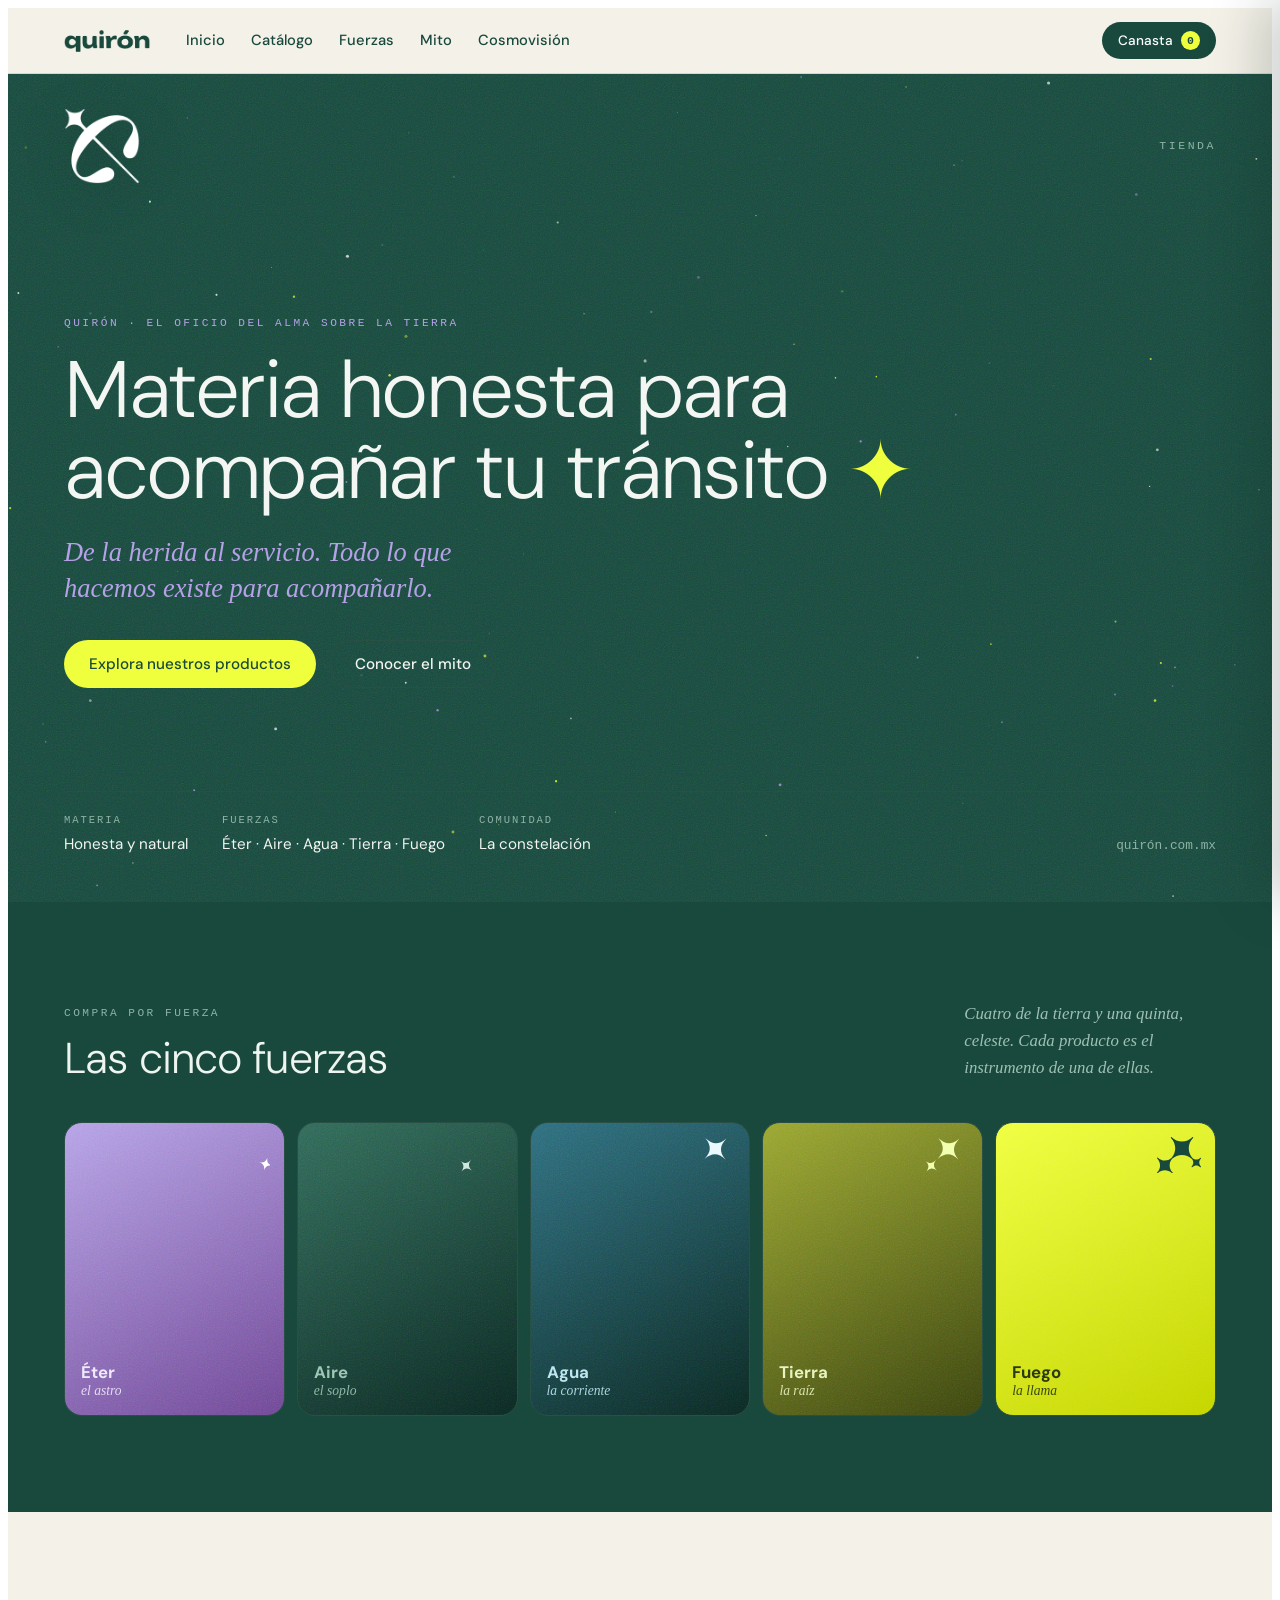
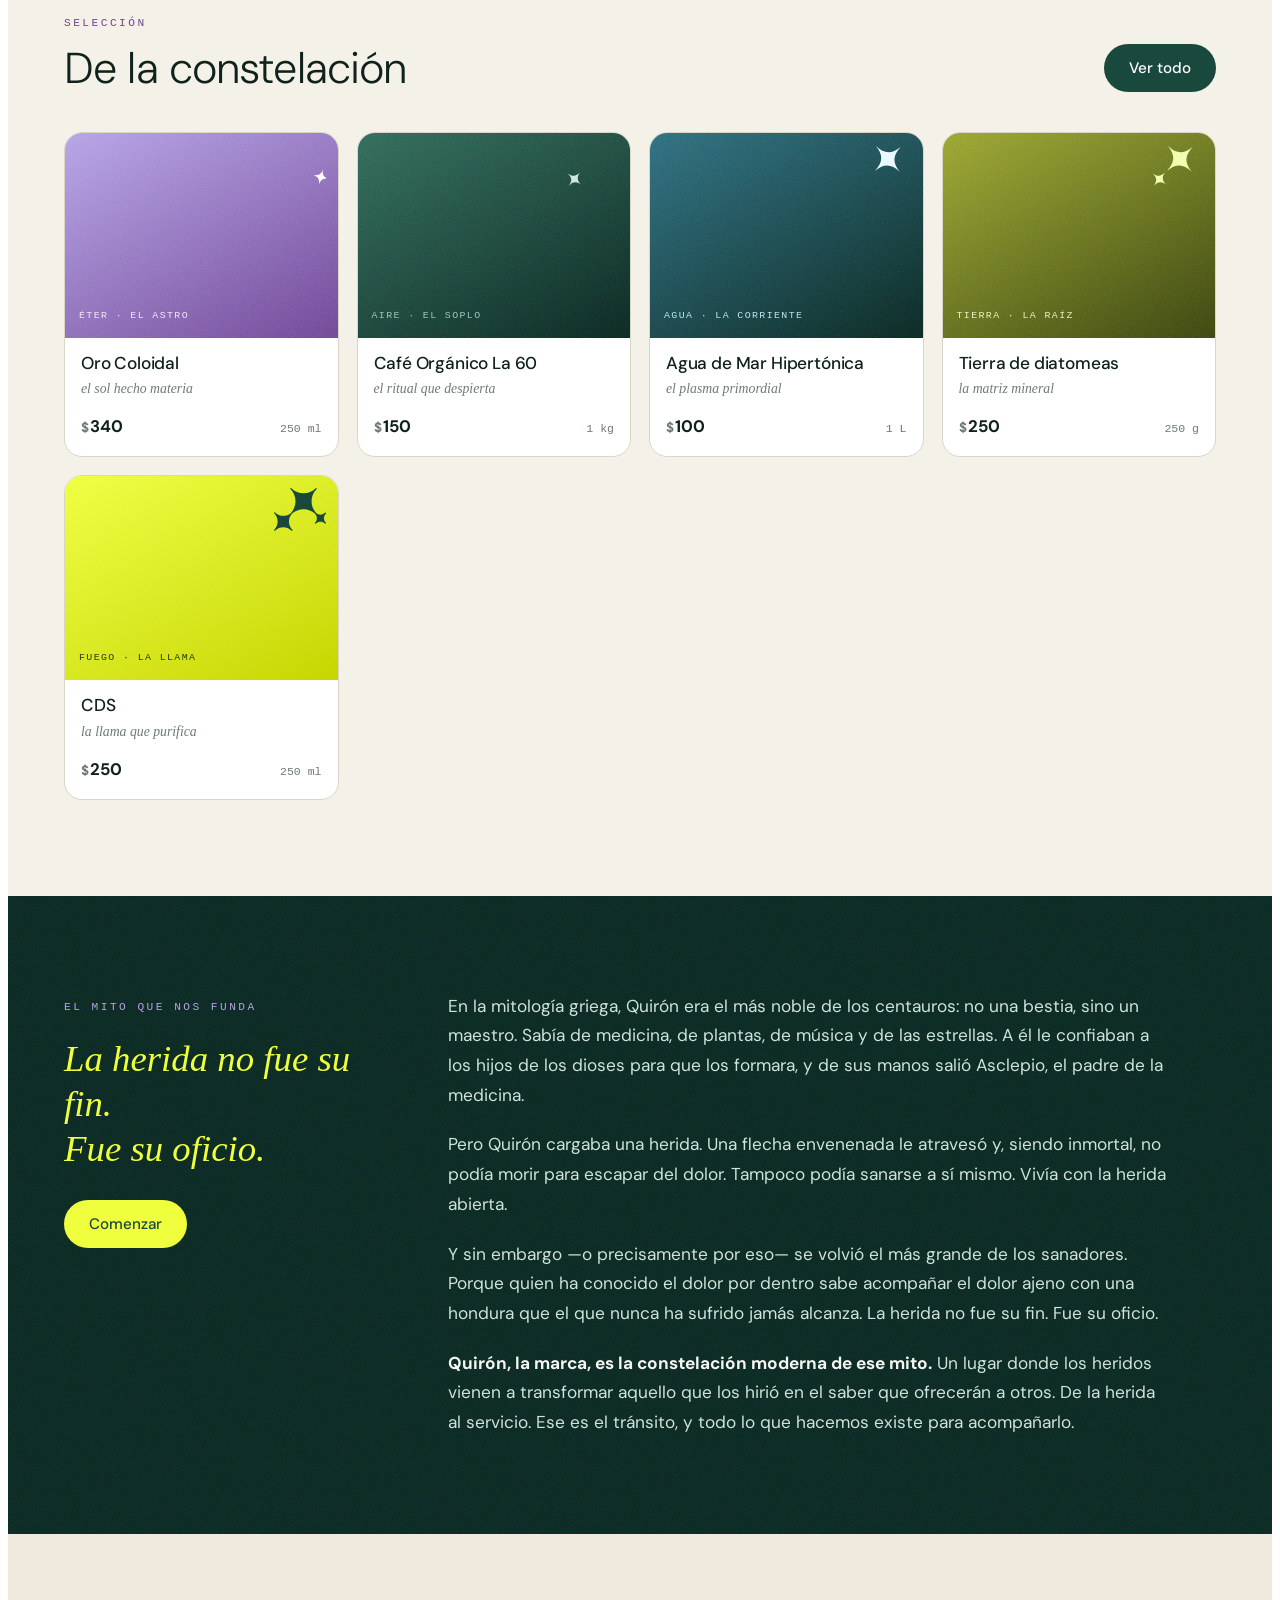
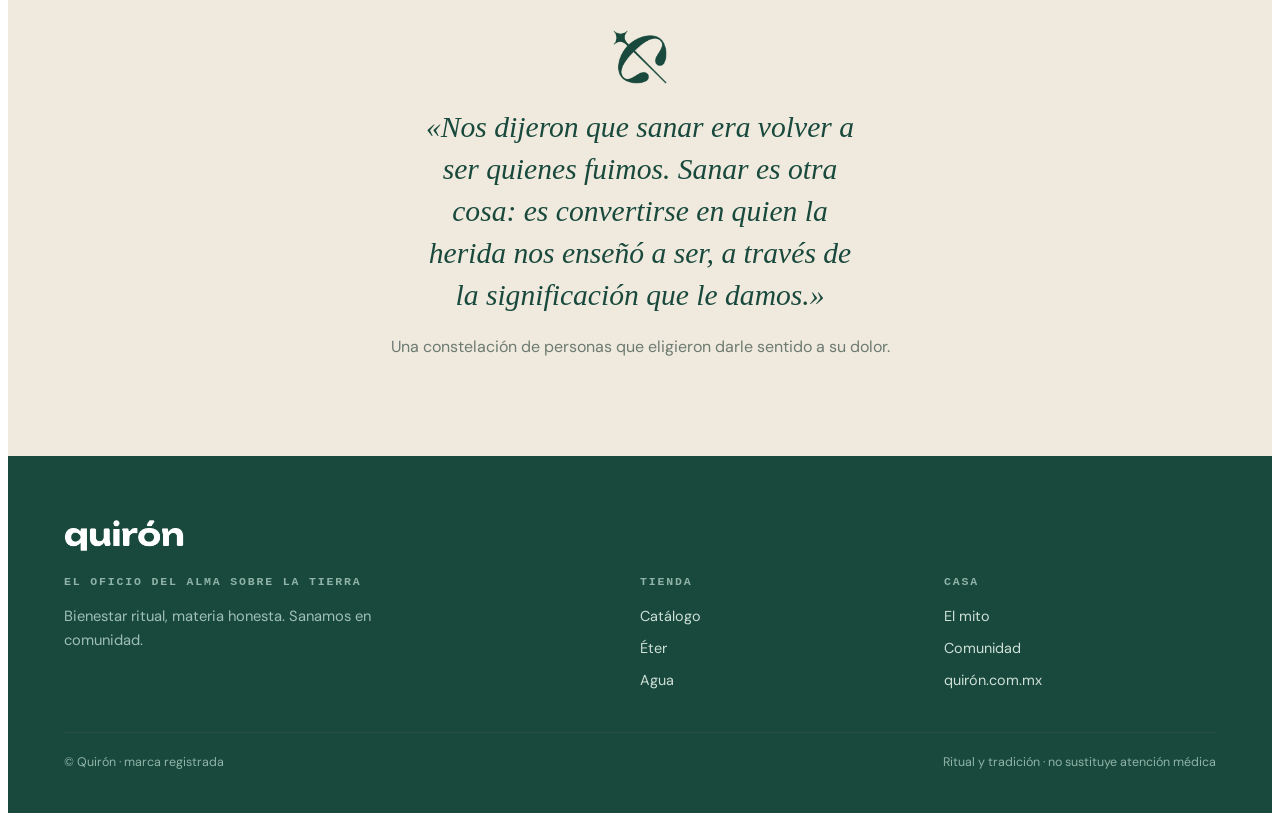
<file: web/index.html>
<!doctype html>
<html lang="es">
<head>
<meta charset="utf-8">
<meta name="viewport" content="width=device-width,initial-scale=1">
<title>Quirón · Tienda</title>
<link rel="stylesheet" href="css/tokens.css">
<link rel="stylesheet" href="css/styles.css">
</head>
<body>
<div id="tienda">
  <svg width="0" height="0" style="position:absolute" aria-hidden="true"><defs>
    <path id="qstar" d="M50 1 C52.5 34 66 47.5 99 50 C66 52.5 52.5 66 50 99 C47.5 66 34 52.5 1 50 C34 47.5 47.5 34 50 1 Z"/>
    <path id="qmol" d="M96.94 58.59 C96.94 55.25 98.24 52.1 100.6 49.74 C100.83 49.51 100.95 49.2 100.95 48.9 C100.95 48.58 100.81 48.25 100.54 48.01 C100.06 47.59 99.31 47.71 98.85 48.16 C94.12 52.79 86.61 52.91 81.73 48.53 C81.73 48.53 81.73 48.53 81.73 48.53 C69.61 35.4 69.92 14.87 82.66 2.13 C82.89 1.9 83.01 1.6 83.01 1.29 C83.01 0.9 82.81 0.51 82.43 0.28 C81.95 -0.01 81.33 0.13 80.93 0.53 C74.61 6.81 66.23 10.28 57.31 10.28 C48.39 10.28 40.01 6.82 33.69 0.54 C33.24 0.09 32.49 -0.01 32.01 0.41 C31.74 0.64 31.61 0.97 31.61 1.29 C31.61 1.6 31.72 1.9 31.95 2.13 C44.61 14.79 45 35.14 33.12 48.28 C33.12 48.28 33.12 48.28 33.12 48.28 C28.97 52.02 23.65 54.07 18.02 54.07 C12.02 54.07 6.39 51.75 2.13 47.53 C1.67 47.08 0.93 46.97 0.44 47.4 C0.17 47.63 0.04 47.96 0.04 48.28 C0.04 48.58 0.15 48.89 0.38 49.11 C4.65 53.38 7 59.06 7 65.09 C7 71.12 4.65 76.8 0.38 81.07 C0.15 81.3 0.04 81.6 0.04 81.9 C0.04 82.22 0.17 82.55 0.44 82.78 C0.93 83.21 1.67 83.1 2.13 82.65 C10.94 73.92 25.22 73.95 34 82.73 C34.23 82.96 34.53 83.07 34.83 83.07 C35.13 83.07 35.43 82.96 35.66 82.73 C35.89 82.5 36 82.2 36 81.9 C36 81.6 35.89 81.3 35.66 81.07 C31.39 76.8 29.04 71.12 29.04 65.09 C29.04 59.53 31.04 54.28 34.7 50.15 C34.7 50.15 34.7 50.15 34.7 50.14 C47.5 38.43 67.27 38.46 80.03 50.25 C80.03 50.25 80.03 50.25 80.03 50.25 C82.09 52.55 83.23 55.48 83.23 58.59 C83.23 61.94 81.93 65.09 79.56 67.45 C79.33 67.68 79.22 67.98 79.22 68.28 C79.22 68.61 79.35 68.94 79.62 69.17 C80.11 69.6 80.85 69.48 81.31 69.03 C86.21 64.23 94.09 64.26 98.94 69.12 C99.17 69.35 99.47 69.46 99.77 69.46 C100.07 69.46 100.38 69.35 100.6 69.12 C100.83 68.89 100.95 68.59 100.95 68.28 C100.95 67.98 100.83 67.68 100.6 67.45 C98.24 65.09 96.94 61.94 96.94 58.59 Z"/>
  </defs></svg>

  <!-- NAV -->
  <nav class="nav">
    <div class="nav-in">
      <a href="#" data-nav="home"><img class="logo" src="assets/img/logotipo-verde.png" alt="Quirón"></a>
      <div class="links">
        <a data-nav="home">Inicio</a>
        <a data-nav="catalogo">Catálogo</a>
        <a data-nav="catalogo" data-f="eter">Fuerzas</a>
        <a data-nav="home" data-scroll="mito">Mito</a>
        <a href="clases.html">Cosmovisión</a>
      </div>
      <div class="right">
        <button class="cartbtn" id="openCart">Canasta <span class="cc" id="cc">0</span></button>
      </div>
    </div>
  </nav>

  <!-- ============ HOME ============ -->
  <div class="view on" id="view-home">
    <header class="hero grain">
      <canvas id="stars"></canvas>
      <div class="wrap">
        <div class="hero-top">
          <img class="hero-iso" src="assets/img/isotipo-blanco.png" alt="Quirón">
          <span class="hero-tag">Tienda</span>
        </div>
        <div class="hero-mid">
          <span class="eyebrow" style="color:var(--lavanda)">Quirón · el oficio del alma sobre la tierra</span>
          <h1>Materia honesta para<br>acompañar tu tránsito<span class="st"> ✦</span></h1>
          <p class="firma">De la herida al servicio. Todo lo que hacemos existe para acompañarlo.</p>
          <div class="cta">
            <button class="btn btn-lima" data-nav="catalogo">Explora nuestros productos</button>
            <button class="btn btn-ghost-l" data-nav="home" data-scroll="mito">Conocer el mito</button>
          </div>
        </div>
        <div class="hero-bot">
          <div class="hero-meta">
            <div><div class="k">Materia</div><div class="v">Honesta y natural</div></div>
            <div><div class="k">Fuerzas</div><div class="v">Éter · Aire · Agua · Tierra · Fuego</div></div>
            <div><div class="k">Comunidad</div><div class="v">La constelación</div></div>
          </div>
          <div class="hero-dom">quirón.com.mx</div>
        </div>
      </div>
    </header>

    <!-- fuerzas -->
    <section class="sec" style="background:var(--verde);color:#eef4f0" id="fuerzas">
      <div class="wrap">
        <div class="sec-head">
          <div>
            <span class="eyebrow" style="color:#8fb3a6">Compra por fuerza</span>
            <h2 style="margin-top:10px">Las cinco fuerzas</h2>
          </div>
          <p class="serif" style="color:#9fc0b4;max-width:30ch;font-size:1.05rem">Cuatro de la tierra y una quinta, celeste. Cada producto es el instrumento de una de ellas.</p>
        </div>
        <div class="forces" id="forcesStrip"></div>
      </div>
    </section>

    <!-- destacados -->
    <section class="sec" id="destacados">
      <div class="wrap">
        <div class="sec-head">
          <div><span class="eyebrow" style="color:var(--amatista)">Selección</span><h2 style="margin-top:10px">De la constelación</h2></div>
          <button class="btn btn-verde" data-nav="catalogo">Ver todo</button>
        </div>
        <div class="grid" id="featGrid"></div>
      </div>
    </section>

    <!-- mito -->
    <section class="band-noche grain sec" id="mito">
      <div class="wrap mito-split" style="position:relative;z-index:2">
        <div class="mito-aside">
          <span class="eyebrow" style="color:var(--lavanda)">El mito que nos funda</span>
          <p class="mito-pull">La herida no fue su fin.<br>Fue su oficio.</p>
          <button class="btn btn-lima" data-nav="catalogo">Comenzar</button>
        </div>
        <div class="mito-prose">
          <p>En la mitología griega, Quirón era el más noble de los centauros: no una bestia, sino un maestro. Sabía de medicina, de plantas, de música y de las estrellas. A él le confiaban a los hijos de los dioses para que los formara, y de sus manos salió Asclepio, el padre de la medicina.</p>
          <p>Pero Quirón cargaba una herida. Una flecha envenenada le atravesó y, siendo inmortal, no podía morir para escapar del dolor. Tampoco podía sanarse a sí mismo. Vivía con la herida abierta.</p>
          <p>Y sin embargo —o precisamente por eso— se volvió el más grande de los sanadores. Porque quien ha conocido el dolor por dentro sabe acompañar el dolor ajeno con una hondura que el que nunca ha sufrido jamás alcanza. La herida no fue su fin. Fue su oficio.</p>
          <p><strong>Quirón, la marca, es la constelación moderna de ese mito.</strong> Un lugar donde los heridos vienen a transformar aquello que los hirió en el saber que ofrecerán a otros. De la herida al servicio. Ese es el tránsito, y todo lo que hacemos existe para acompañarlo.</p>
        </div>
      </div>
    </section>

    <!-- comunidad -->
    <section class="sec" style="background:var(--papel-2)">
      <div class="wrap" style="text-align:center;max-width:760px">
        <img src="assets/img/isotipo-verde.png" alt="Quirón" style="width:54px;margin:0 auto 22px">

        <p class="serif" style="font-size:clamp(1.3rem,2.4vw,1.85rem);color:var(--verde);line-height:1.42;max-width:30ch;margin:0 auto">«Nos dijeron que sanar era volver a ser quienes fuimos. Sanar es otra cosa: es convertirse en quien la herida nos enseñó a ser, a través de la significación que le damos.»</p>
        <p class="muted" style="margin-top:18px">Una constelación de personas que eligieron darle sentido a su dolor.</p>
      </div>
    </section>
  </div>

  <!-- ============ CATÁLOGO ============ -->
  <div class="view" id="view-catalogo">
    <section class="sec" style="padding-top:56px">
      <div class="wrap">
        <span class="eyebrow" style="color:var(--amatista)">Catálogo</span>
        <h2 style="font-weight:300;font-size:clamp(2rem,4vw,3rem);letter-spacing:-.02em;margin:10px 0 6px">La constelación completa</h2>
        <p class="muted" style="margin-bottom:32px">Filtra por la fuerza que buscas.</p>
        <div class="filters" id="filters"></div>
        <div class="grid" id="catGrid"></div>
      </div>
    </section>
  </div>

  <!-- ============ PRODUCTO ============ -->
  <div class="view" id="view-producto">
    <section class="sec" style="padding-top:32px">
      <div class="wrap"><div class="pd" id="pdBox"></div></div>
      <div class="wrap" style="margin-top:80px">
        <h3 class="eyebrow" style="color:var(--piedra-500);margin-bottom:24px">También de esta fuerza</h3>
        <div class="grid" id="relGrid"></div>
      </div>
    </section>
  </div>

  <!-- FOOTER -->
  <footer class="foot">
    <div class="wrap">
      <img class="flogo" src="assets/img/logotipo-blanco.png" alt="Quirón">
      <div class="fcols">
        <div>
          <h4>El oficio del alma sobre la tierra</h4>
          <p style="max-width:38ch;color:#9fc0b4;font-size:.92rem">Bienestar ritual, materia honesta. Sanamos en comunidad.</p>
        </div>
        <div><h4>Tienda</h4><ul><li><a data-nav="catalogo">Catálogo</a></li><li><a data-nav="catalogo" data-f="eter">Éter</a></li><li><a data-nav="catalogo" data-f="agua">Agua</a></li></ul></div>
        <div><h4>Casa</h4><ul><li><a data-nav="home" data-scroll="mito">El mito</a></li><li><a href="#">Comunidad</a></li><li><a href="#">quirón.com.mx</a></li></ul></div>
      </div>
      <div class="fbot"><span>© Quirón · marca registrada</span><span>Ritual y tradición · no sustituye atención médica</span></div>
    </div>
  </footer>

  <!-- carrito -->
  <div class="scrim" id="scrim"></div>
  <aside class="drawer" id="drawer" aria-label="Carrito">
    <div class="drawer-h"><h3>Tu canasta</h3><button class="drawer-x" id="closeCart">✕</button></div>
    <div class="drawer-body" id="cartBody"></div>
    <div class="drawer-f">
      <div class="sub"><span>Subtotal</span><span id="cartSub">$0</span></div>
      <button class="btn btn-verde" disabled>Finalizar (próximamente)</button>
      <p class="note">Prototipo de diseño · sin pago real</p>
    </div>
  </aside>

  <div class="toast" id="toast"><span>✦</span><span id="toastMsg">Añadido a tu canasta</span></div>
</div>
<script src="js/app.js"></script>
</body>
</html>
</file>
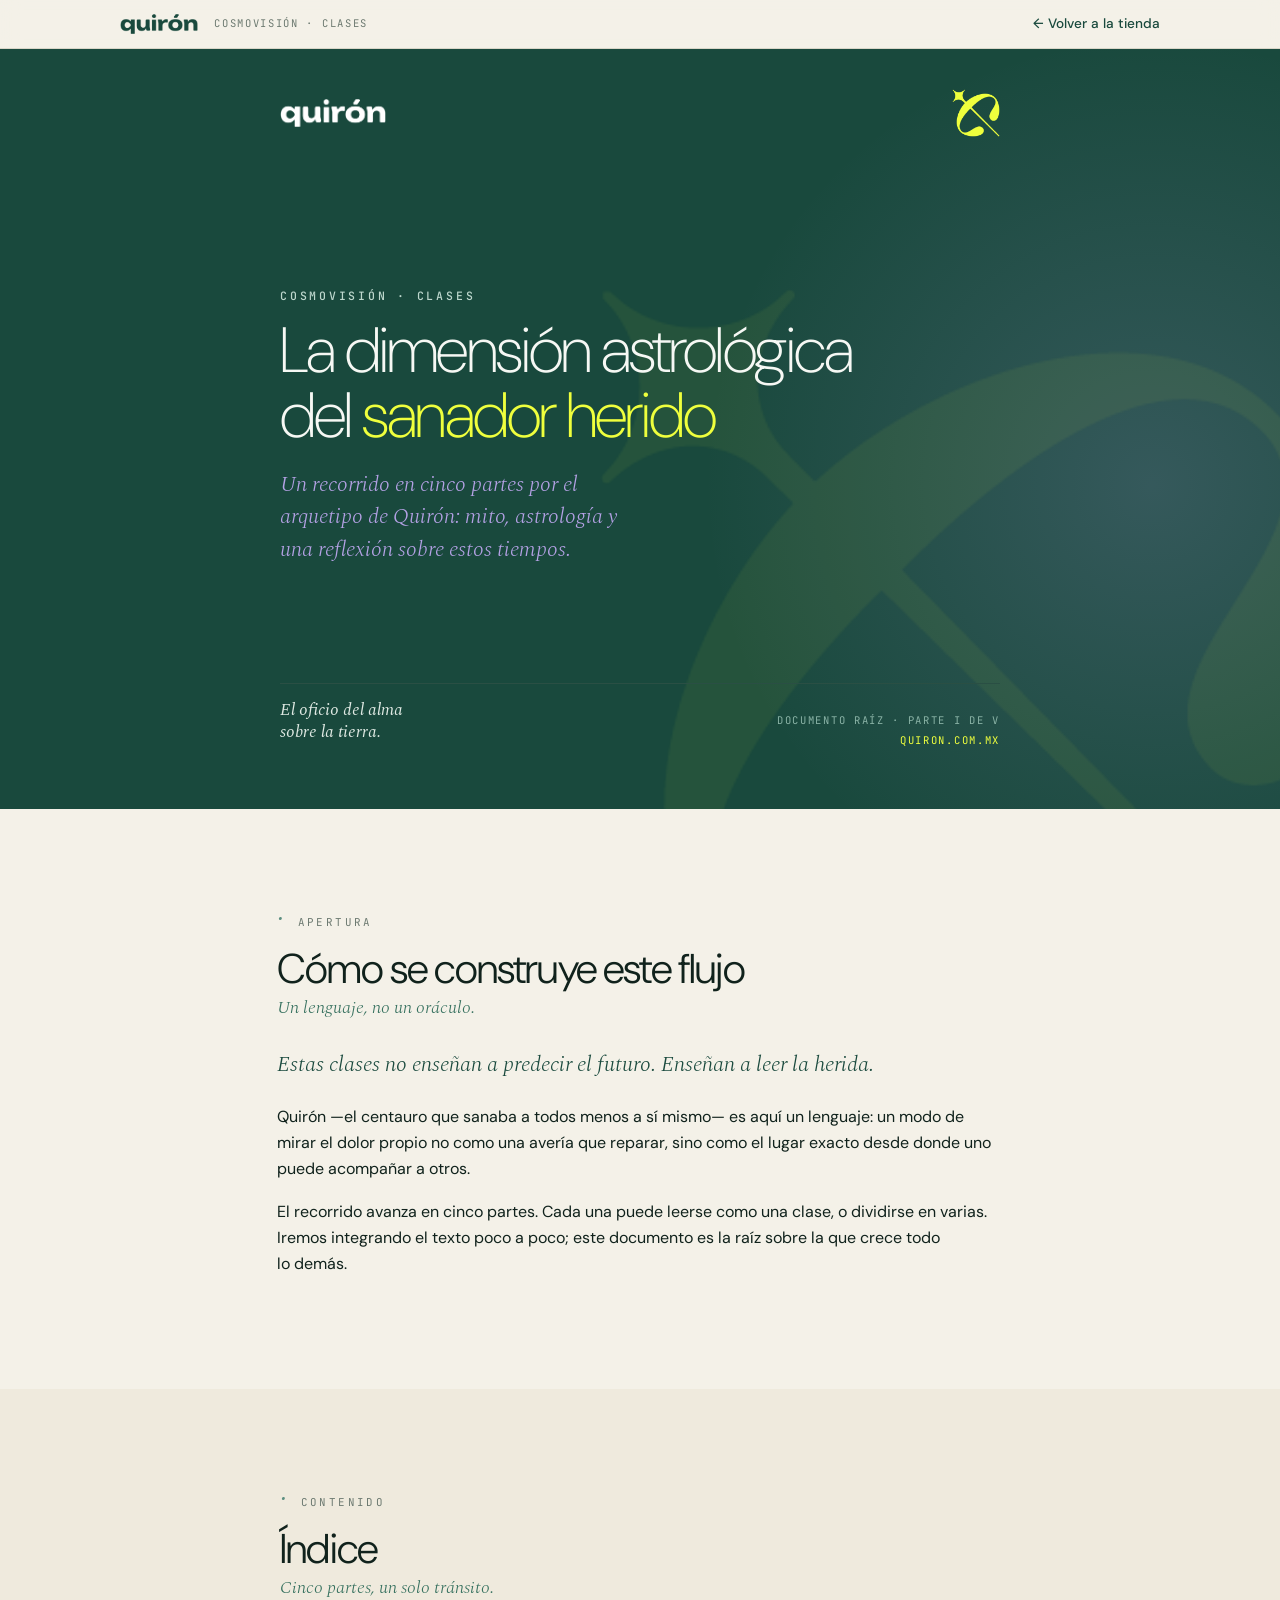
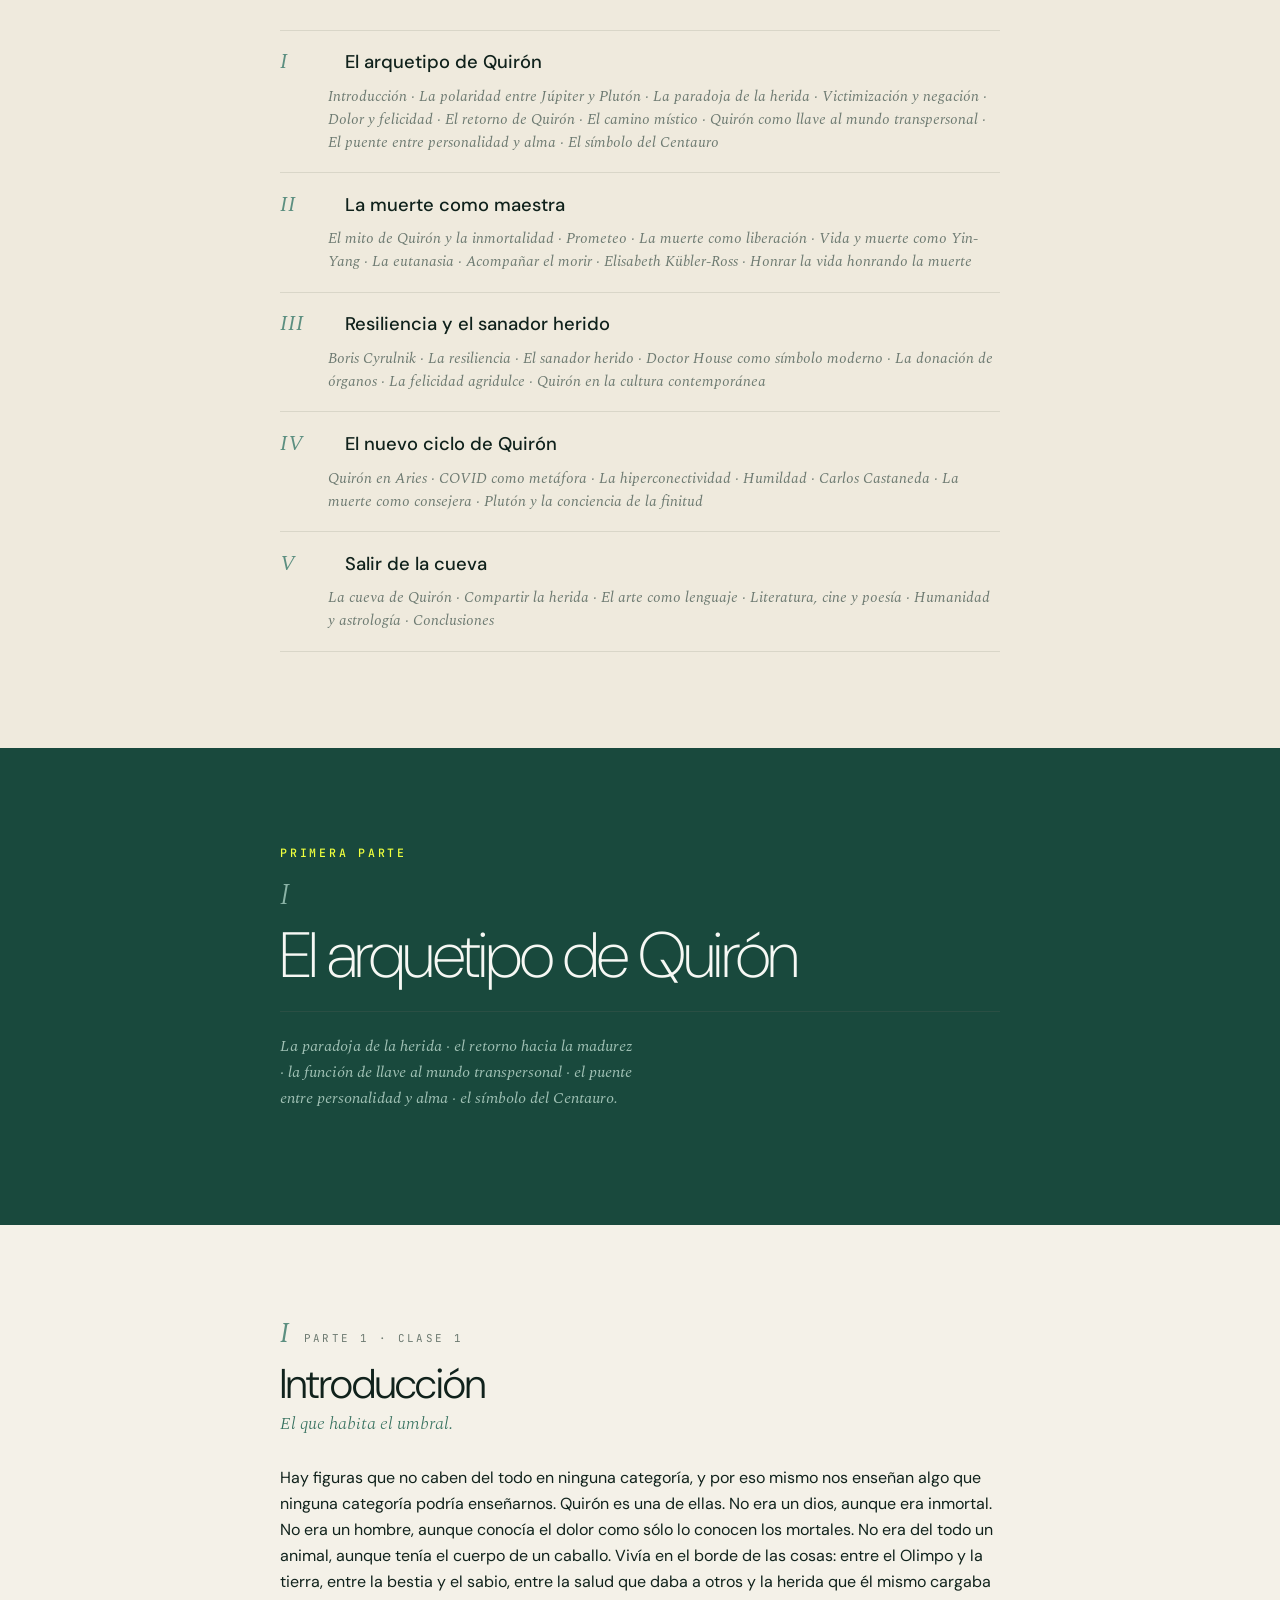
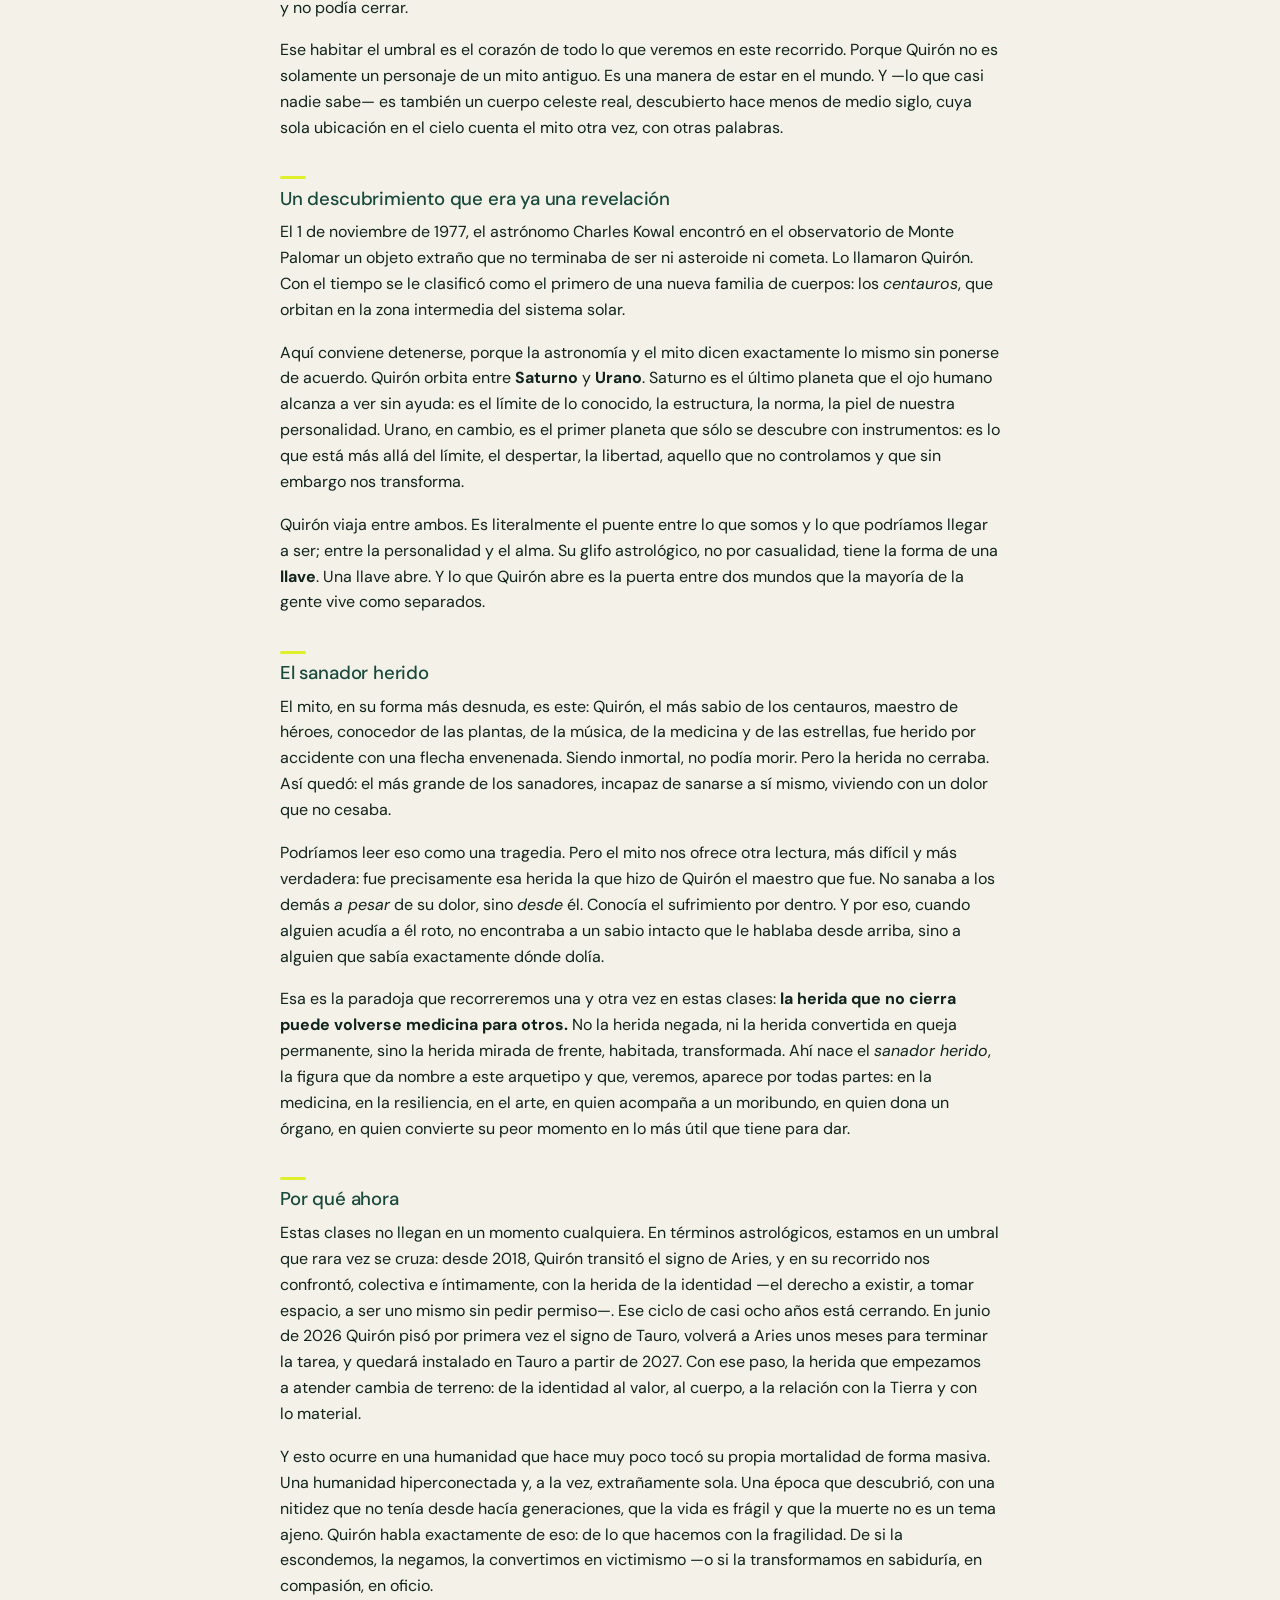
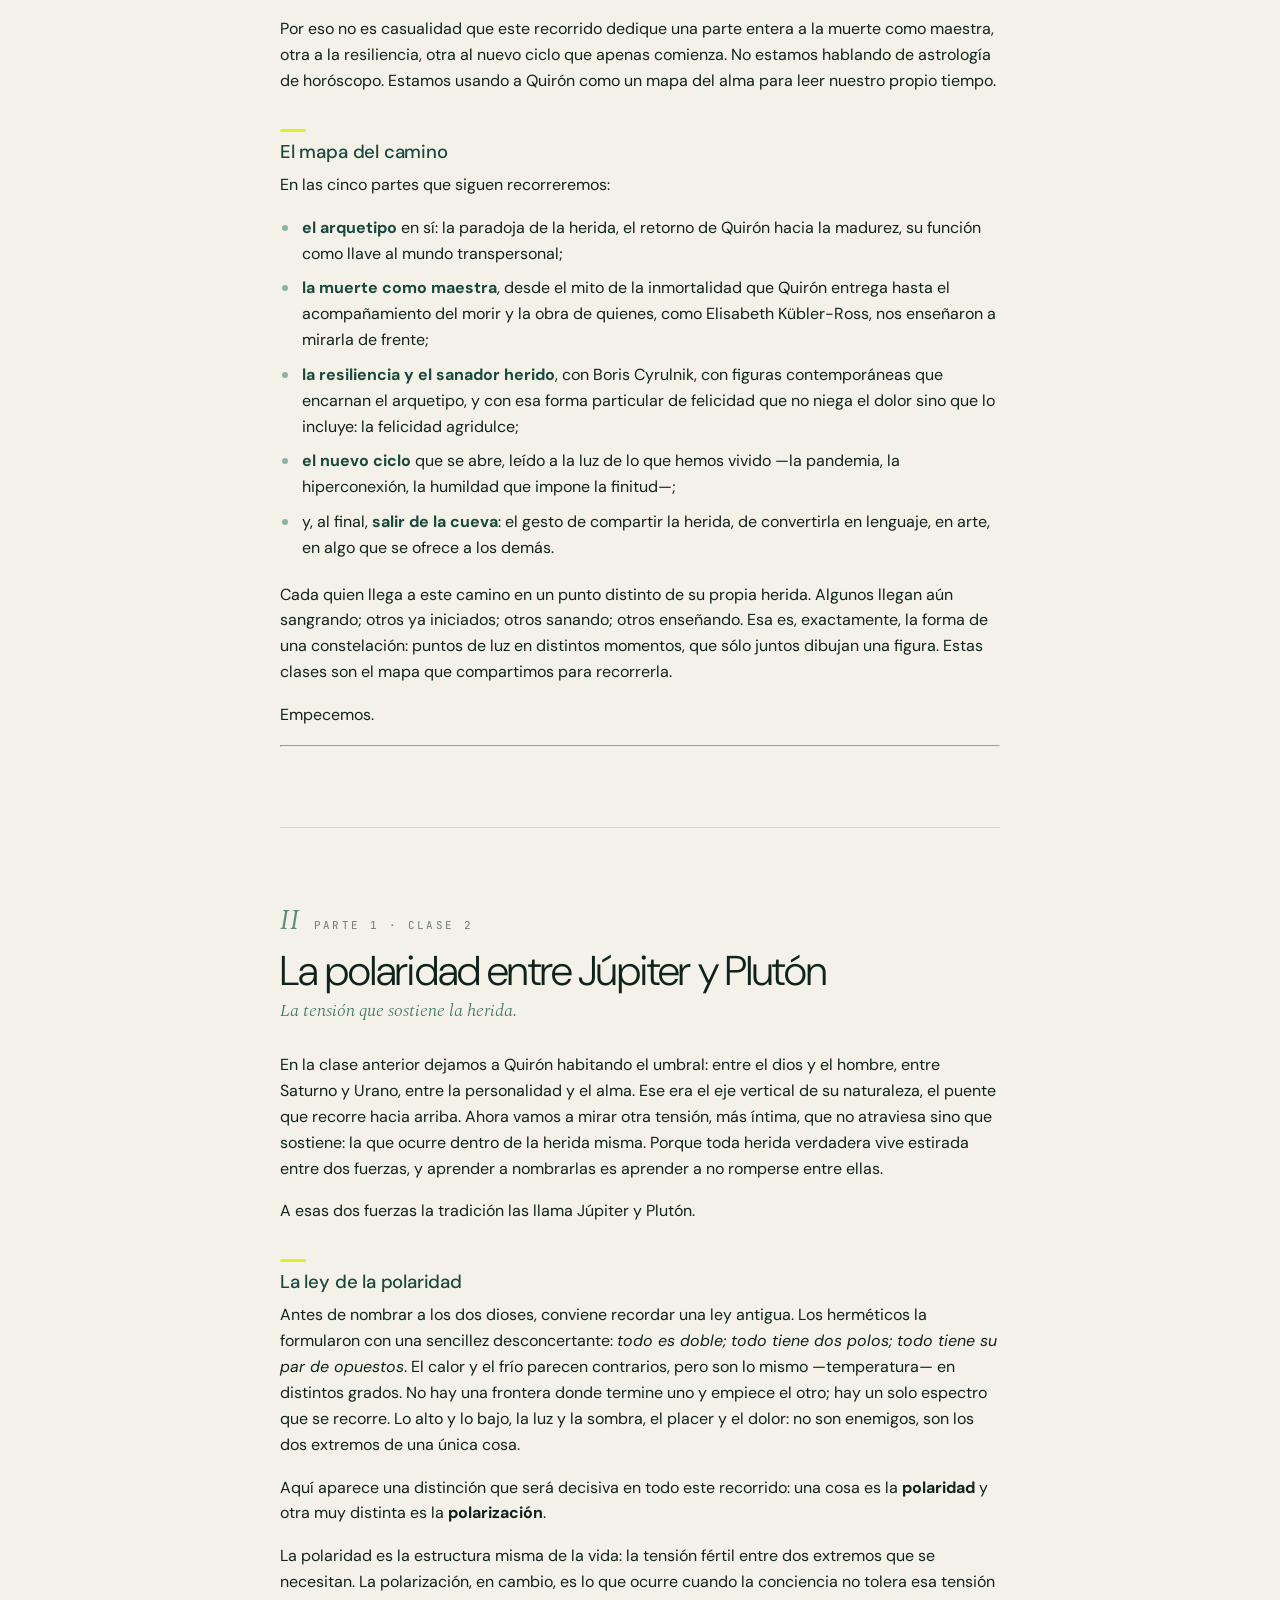
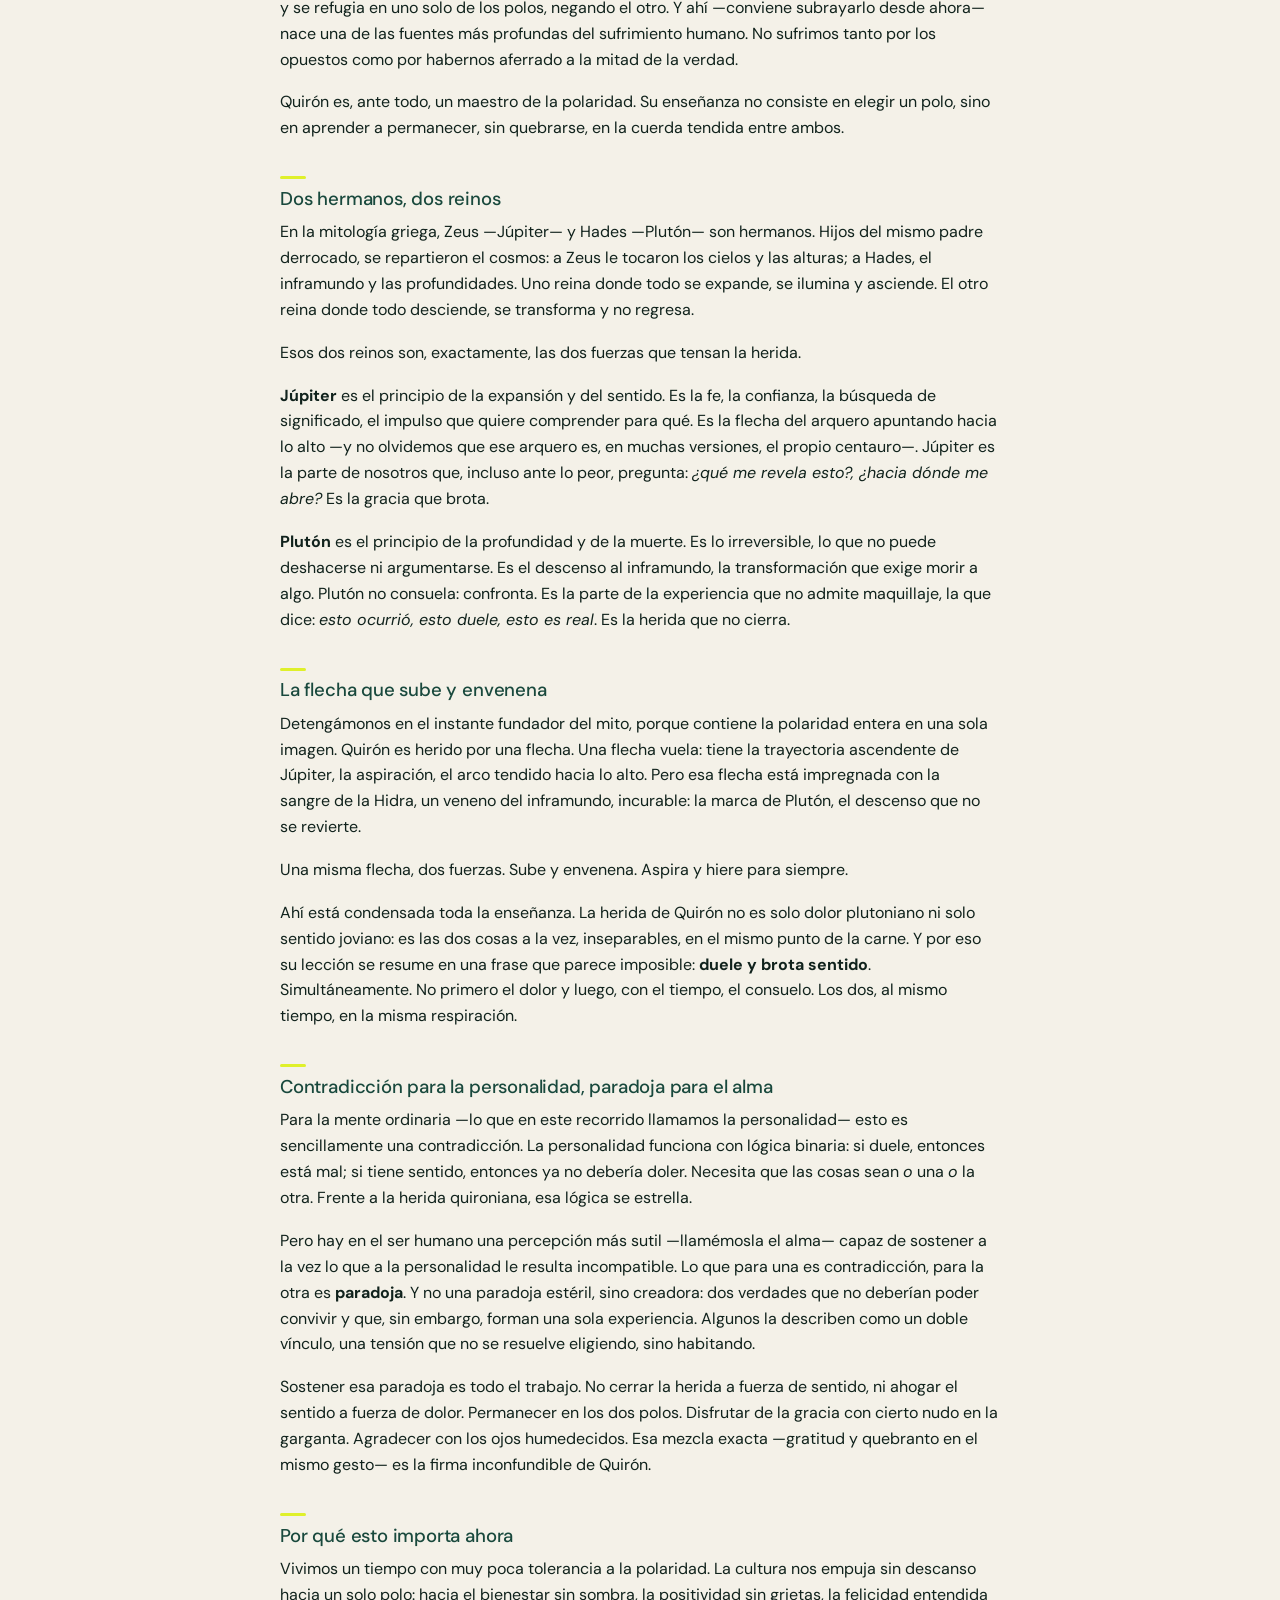
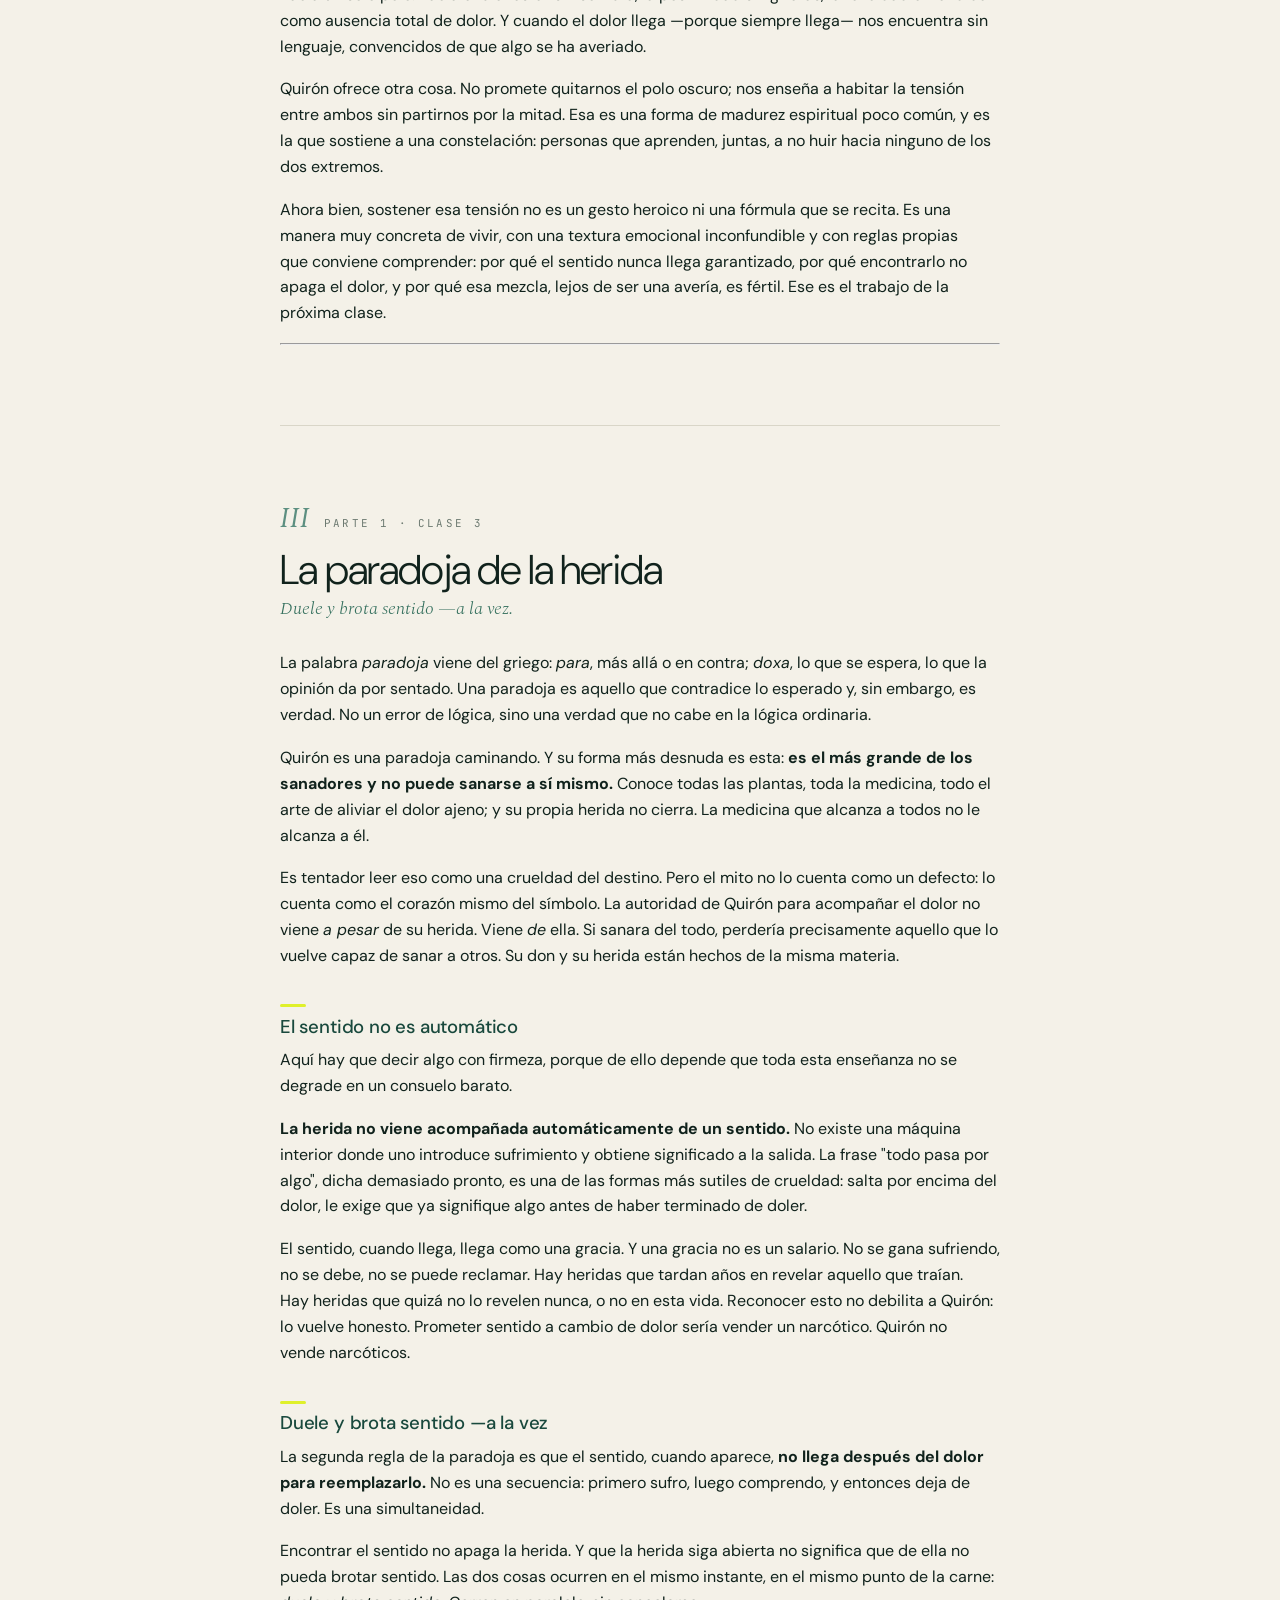
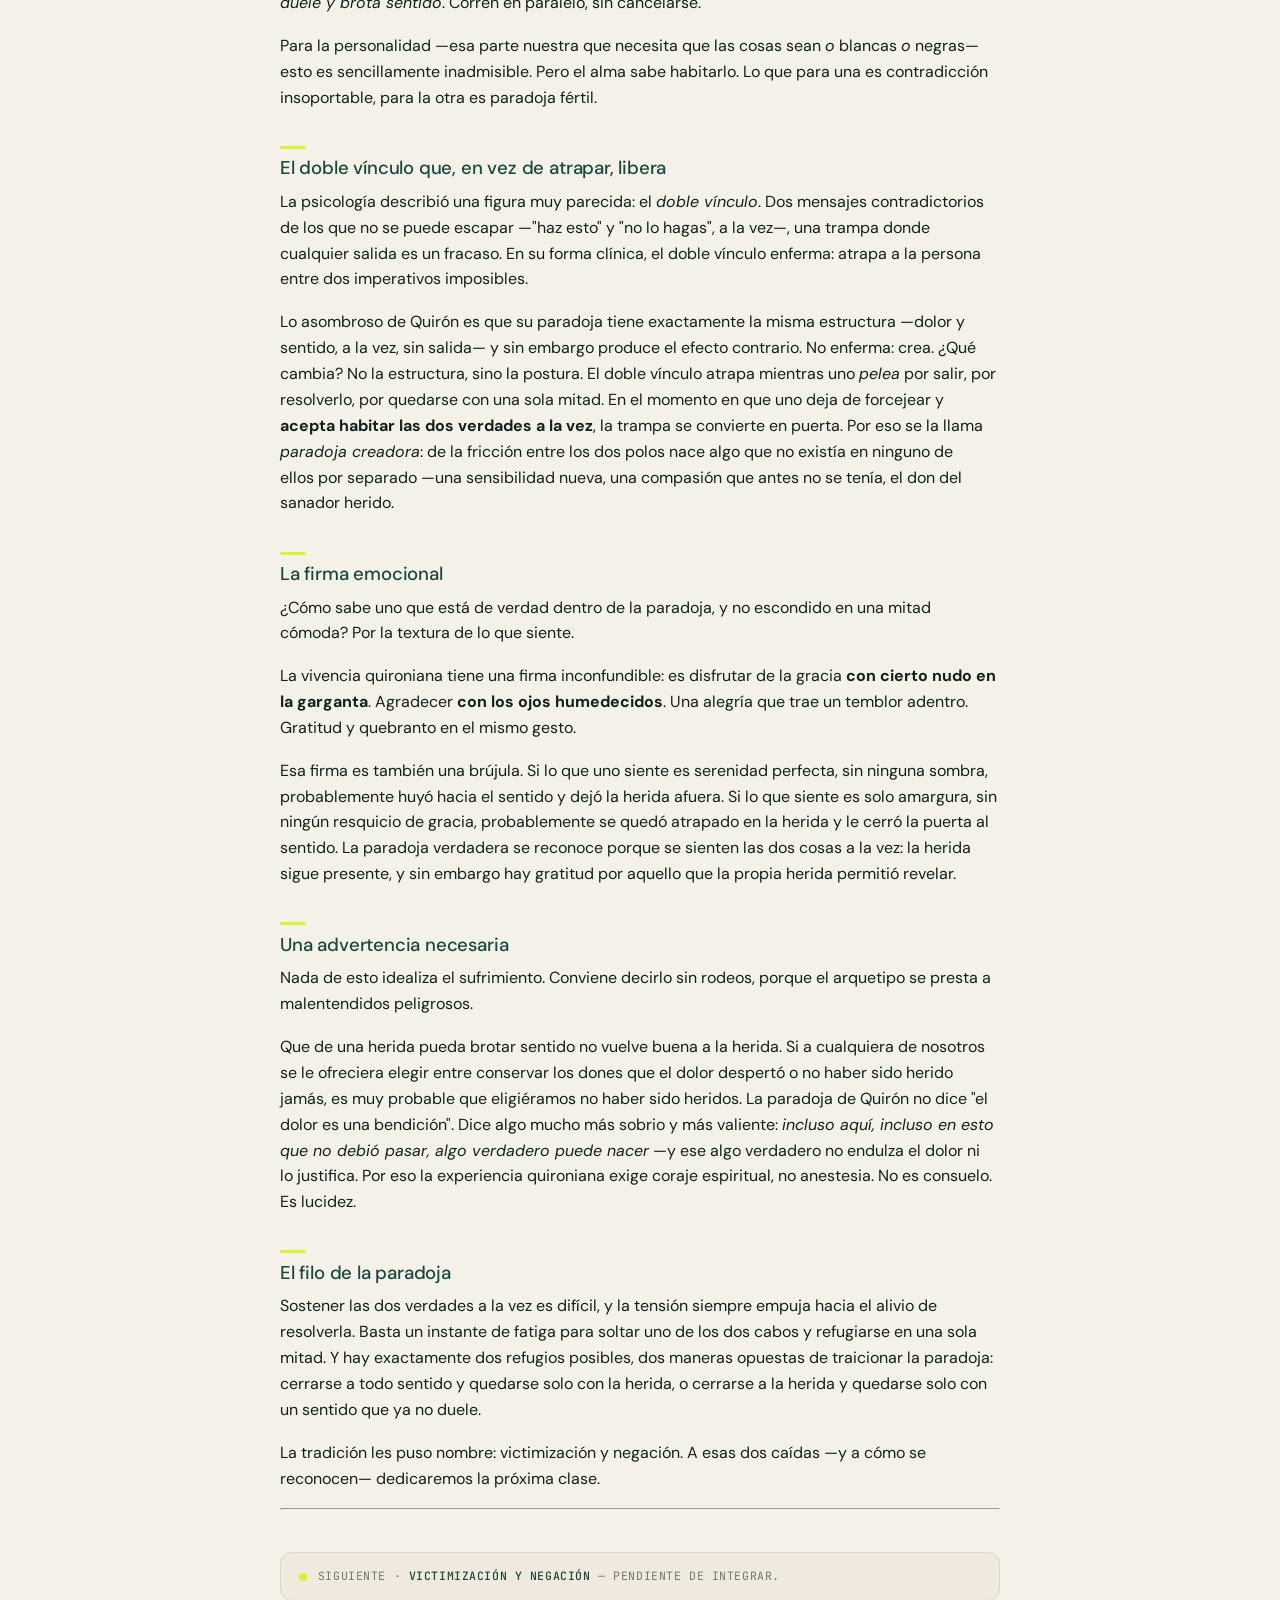
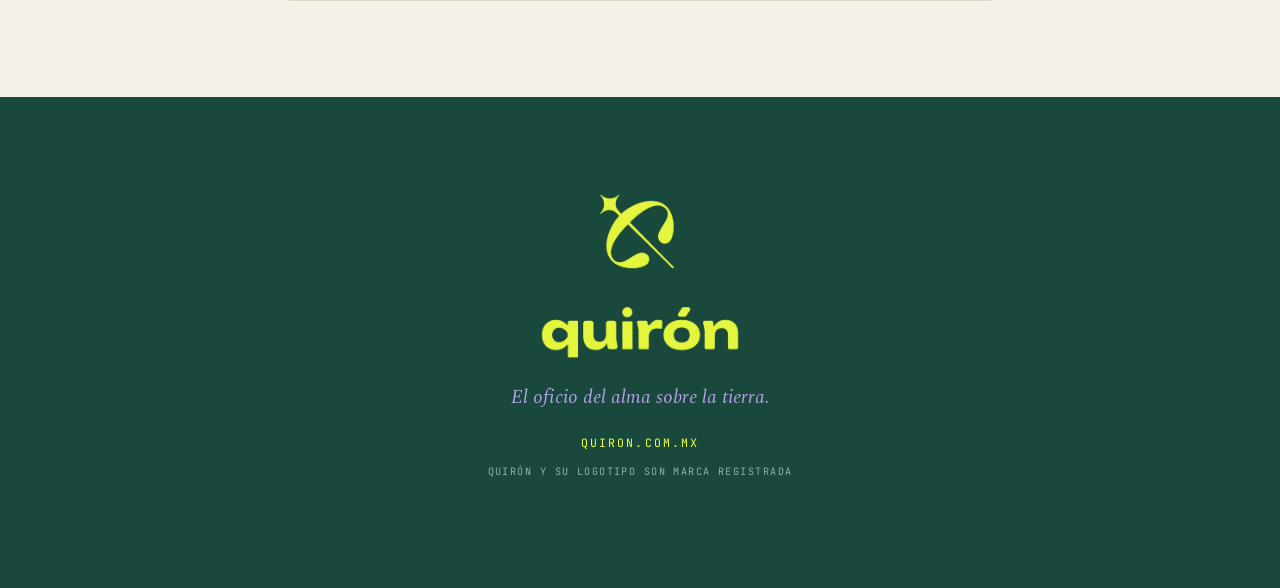
<file: web/clases.html>
<!doctype html>
<html lang="es">
<head>
<meta charset="utf-8">
<meta name="viewport" content="width=device-width,initial-scale=1">
<title>Quirón · La dimensión astrológica del sanador herido</title>
<meta name="description" content="Un recorrido en cinco partes por el arquetipo de Quirón: mito, astrología y una reflexión sobre estos tiempos.">
<link rel="preconnect" href="https://fonts.googleapis.com">
<link rel="preconnect" href="https://fonts.gstatic.com" crossorigin>
<link href="https://fonts.googleapis.com/css2?family=DM+Sans:ital,opsz,wght@0,9..40,200..700;1,9..40,400..500&family=Spectral:ital,wght@0,300;0,400;0,500;1,300;1,400;1,500&family=JetBrains+Mono:wght@400;500&display=swap" rel="stylesheet">
<link rel="stylesheet" href="css/clases.css">
<style>html,body{margin:0;padding:0}</style>
</head>
<body>
<article class="quiron-doc">
  <nav class="site-nav"><div class="in">
    <a href="index.html" class="brand"><img src="assets/img/logotipo-verde.png" alt="Quirón"></a>
    <span class="cur">Cosmovisión · Clases</span>
    <a href="index.html" class="back">← Volver a la tienda</a>
  </div></nav>


  <!-- HERO -->
  <header class="hero">
    <div class="halo"></div>
    <img class="bigmark" src="assets/img/isotipo-amarillo.png" alt="" aria-hidden="true">
    <div class="wrap hero-top">
      <img class="wm" src="assets/img/logotipo-blanco.png" alt="Quirón">
      <img class="is" src="assets/img/isotipo-amarillo.png" alt="">
    </div>
    <div class="wrap hero-mid">
      <p class="eyebrow" style="color:var(--tierra-200)">Cosmovisión · Clases</p>
      <h1 class="display" style="margin-top:.6rem">La dimensión astrológica del <span class="g">sanador herido</span></h1>
      <p class="hero-sub">Un recorrido en cinco partes por el arquetipo de Quirón: mito, astrología y una reflexión sobre estos tiempos.</p>
    </div>
    <div class="wrap hero-bot">
      <p class="hero-firma">El oficio del alma<br>sobre la tierra.</p>
      <p class="hero-meta">Documento raíz · Parte I de V<br><span class="u">quiron.com.mx</span></p>
    </div>
  </header>

  <!-- APERTURA -->
  <section class="band band--paper">
    <div class="wrap prose">
      <div class="kicker"><span class="num">·</span><span class="lbl">Apertura</span></div>
      <h2 class="h-sec">Cómo se construye este flujo</h2>
      <p class="clase-sub">Un lenguaje, no un oráculo.</p>
      <p class="lead">Estas clases no enseñan a predecir el futuro. Enseñan a leer la herida.</p>
      <p>Quirón —el centauro que sanaba a todos menos a sí mismo— es aquí un lenguaje: un modo de mirar el dolor propio no como una avería que reparar, sino como el lugar exacto desde donde uno puede acompañar a otros.</p>
      <p>El recorrido avanza en cinco partes. Cada una puede leerse como una clase, o dividirse en varias. Iremos integrando el texto poco a poco; este documento es la raíz sobre la que crece todo lo demás.</p>
    </div>
  </section>

  <!-- ÍNDICE -->
  <section class="band band--sink">
    <div class="wrap">
      <div class="kicker"><span class="num">·</span><span class="lbl">Contenido</span></div>
      <h2 class="h-sec">Índice</h2>
      <p class="clase-sub">Cinco partes, un solo tránsito.</p>
      <div class="toc-item"><div class="r1"><span class="pn">I</span><span class="pt">El arquetipo de Quirón</span></div><div class="topics">Introducción · La polaridad entre Júpiter y Plutón · La paradoja de la herida · Victimización y negación · Dolor y felicidad · El retorno de Quirón · El camino místico · Quirón como llave al mundo transpersonal · El puente entre personalidad y alma · El símbolo del Centauro</div></div><div class="toc-item"><div class="r1"><span class="pn">II</span><span class="pt">La muerte como maestra</span></div><div class="topics">El mito de Quirón y la inmortalidad · Prometeo · La muerte como liberación · Vida y muerte como Yin-Yang · La eutanasia · Acompañar el morir · Elisabeth Kübler-Ross · Honrar la vida honrando la muerte</div></div><div class="toc-item"><div class="r1"><span class="pn">III</span><span class="pt">Resiliencia y el sanador herido</span></div><div class="topics">Boris Cyrulnik · La resiliencia · El sanador herido · Doctor House como símbolo moderno · La donación de órganos · La felicidad agridulce · Quirón en la cultura contemporánea</div></div><div class="toc-item"><div class="r1"><span class="pn">IV</span><span class="pt">El nuevo ciclo de Quirón</span></div><div class="topics">Quirón en Aries · COVID como metáfora · La hiperconectividad · Humildad · Carlos Castaneda · La muerte como consejera · Plutón y la conciencia de la finitud</div></div><div class="toc-item"><div class="r1"><span class="pn">V</span><span class="pt">Salir de la cueva</span></div><div class="topics">La cueva de Quirón · Compartir la herida · El arte como lenguaje · Literatura, cine y poesía · Humanidad y astrología · Conclusiones</div></div>
    </div>
  </section>

  <!-- PARTE 1 (divisor) -->
  <section class="band band--night">
    <div class="wrap">
      <p class="eyebrow" style="color:var(--aire)">Primera parte</p>
      <p class="voz" style="color:var(--tierra-300);margin:.6rem 0 .4rem">I</p>
      <h2 class="display" style="color:#f6f8f4">El arquetipo de Quirón</h2>
      <hr class="rule">
      <p class="serif" style="font-style:italic;color:#9fc0b4;max-width:44ch">La paradoja de la herida · el retorno hacia la madurez · la función de llave al mundo transpersonal · el puente entre personalidad y alma · el símbolo del Centauro.</p>
    </div>
  </section>

  <!-- CLASES -->
  <section class="band band--paper">
    <div class="wrap">
      <article class="clase"><div class="kicker"><span class="num">I</span><span class="lbl">Parte 1 · Clase 1</span></div><h2 class="h-sec">Introducción</h2><p class="clase-sub">El que habita el umbral.</p><p>Hay figuras que no caben del todo en ninguna categoría, y por eso mismo nos enseñan algo que ninguna categoría podría enseñarnos. Quirón es una de ellas. No era un dios, aunque era inmortal. No era un hombre, aunque conocía el dolor como sólo lo conocen los mortales. No era del todo un animal, aunque tenía el cuerpo de un caballo. Vivía en el borde de las cosas: entre el Olimpo y la tierra, entre la bestia y el sabio, entre la salud que daba a otros y la herida que él mismo cargaba y no podía cerrar.</p>
<p>Ese habitar el umbral es el corazón de todo lo que veremos en este recorrido. Porque Quirón no es solamente un personaje de un mito antiguo. Es una manera de estar en el mundo. Y —lo que casi nadie sabe— es también un cuerpo celeste real, descubierto hace menos de medio siglo, cuya sola ubicación en el cielo cuenta el mito otra vez, con otras palabras.</p>
<h3 class="h-sub">Un descubrimiento que era ya una revelación</h3>
<p>El 1 de noviembre de 1977, el astrónomo Charles Kowal encontró en el observatorio de Monte Palomar un objeto extraño que no terminaba de ser ni asteroide ni cometa. Lo llamaron Quirón. Con el tiempo se le clasificó como el primero de una nueva familia de cuerpos: los <em>centauros</em>, que orbitan en la zona intermedia del sistema solar.</p>
<p>Aquí conviene detenerse, porque la astronomía y el mito dicen exactamente lo mismo sin ponerse de acuerdo. Quirón orbita entre <strong>Saturno</strong> y <strong>Urano</strong>. Saturno es el último planeta que el ojo humano alcanza a ver sin ayuda: es el límite de lo conocido, la estructura, la norma, la piel de nuestra personalidad. Urano, en cambio, es el primer planeta que sólo se descubre con instrumentos: es lo que está más allá del límite, el despertar, la libertad, aquello que no controlamos y que sin embargo nos transforma.</p>
<p>Quirón viaja entre ambos. Es literalmente el puente entre lo que somos y lo que podríamos llegar a ser; entre la personalidad y el alma. Su glifo astrológico, no por casualidad, tiene la forma de una <strong>llave</strong>. Una llave abre. Y lo que Quirón abre es la puerta entre dos mundos que la mayoría de la gente vive como separados.</p>
<h3 class="h-sub">El sanador herido</h3>
<p>El mito, en su forma más desnuda, es este: Quirón, el más sabio de los centauros, maestro de héroes, conocedor de las plantas, de la música, de la medicina y de las estrellas, fue herido por accidente con una flecha envenenada. Siendo inmortal, no podía morir. Pero la herida no cerraba. Así quedó: el más grande de los sanadores, incapaz de sanarse a sí mismo, viviendo con un dolor que no cesaba.</p>
<p>Podríamos leer eso como una tragedia. Pero el mito nos ofrece otra lectura, más difícil y más verdadera: fue precisamente esa herida la que hizo de Quirón el maestro que fue. No sanaba a los demás <em>a pesar</em> de su dolor, sino <em>desde</em> él. Conocía el sufrimiento por dentro. Y por eso, cuando alguien acudía a él roto, no encontraba a un sabio intacto que le hablaba desde arriba, sino a alguien que sabía exactamente dónde dolía.</p>
<p>Esa es la paradoja que recorreremos una y otra vez en estas clases: <strong>la herida que no cierra puede volverse medicina para otros.</strong> No la herida negada, ni la herida convertida en queja permanente, sino la herida mirada de frente, habitada, transformada. Ahí nace el <em>sanador herido</em>, la figura que da nombre a este arquetipo y que, veremos, aparece por todas partes: en la medicina, en la resiliencia, en el arte, en quien acompaña a un moribundo, en quien dona un órgano, en quien convierte su peor momento en lo más útil que tiene para dar.</p>
<h3 class="h-sub">Por qué ahora</h3>
<p>Estas clases no llegan en un momento cualquiera. En términos astrológicos, estamos en un umbral que rara vez se cruza: desde 2018, Quirón transitó el signo de Aries, y en su recorrido nos confrontó, colectiva e íntimamente, con la herida de la identidad —el derecho a existir, a tomar espacio, a ser uno mismo sin pedir permiso—. Ese ciclo de casi ocho años está cerrando. En junio de 2026 Quirón pisó por primera vez el signo de Tauro, volverá a Aries unos meses para terminar la tarea, y quedará instalado en Tauro a partir de 2027. Con ese paso, la herida que empezamos a atender cambia de terreno: de la identidad al valor, al cuerpo, a la relación con la Tierra y con lo material.</p>
<p>Y esto ocurre en una humanidad que hace muy poco tocó su propia mortalidad de forma masiva. Una humanidad hiperconectada y, a la vez, extrañamente sola. Una época que descubrió, con una nitidez que no tenía desde hacía generaciones, que la vida es frágil y que la muerte no es un tema ajeno. Quirón habla exactamente de eso: de lo que hacemos con la fragilidad. De si la escondemos, la negamos, la convertimos en victimismo —o si la transformamos en sabiduría, en compasión, en oficio.</p>
<p>Por eso no es casualidad que este recorrido dedique una parte entera a la muerte como maestra, otra a la resiliencia, otra al nuevo ciclo que apenas comienza. No estamos hablando de astrología de horóscopo. Estamos usando a Quirón como un mapa del alma para leer nuestro propio tiempo.</p>
<h3 class="h-sub">El mapa del camino</h3>
<p>En las cinco partes que siguen recorreremos:</p>
<ul>
<li><strong>el arquetipo</strong> en sí: la paradoja de la herida, el retorno de Quirón hacia la madurez, su función como llave al mundo transpersonal;</li>
<li><strong>la muerte como maestra</strong>, desde el mito de la inmortalidad que Quirón entrega hasta el acompañamiento del morir y la obra de quienes, como Elisabeth Kübler-Ross, nos enseñaron a mirarla de frente;</li>
<li><strong>la resiliencia y el sanador herido</strong>, con Boris Cyrulnik, con figuras contemporáneas que encarnan el arquetipo, y con esa forma particular de felicidad que no niega el dolor sino que lo incluye: la felicidad agridulce;</li>
<li><strong>el nuevo ciclo</strong> que se abre, leído a la luz de lo que hemos vivido —la pandemia, la hiperconexión, la humildad que impone la finitud—;</li>
<li>y, al final, <strong>salir de la cueva</strong>: el gesto de compartir la herida, de convertirla en lenguaje, en arte, en algo que se ofrece a los demás.</li>
</ul>
<p>Cada quien llega a este camino en un punto distinto de su propia herida. Algunos llegan aún sangrando; otros ya iniciados; otros sanando; otros enseñando. Esa es, exactamente, la forma de una constelación: puntos de luz en distintos momentos, que sólo juntos dibujan una figura. Estas clases son el mapa que compartimos para recorrerla.</p>
<p>Empecemos.</p>
<hr /></article><article class="clase"><div class="kicker"><span class="num">II</span><span class="lbl">Parte 1 · Clase 2</span></div><h2 class="h-sec">La polaridad entre Júpiter y Plutón</h2><p class="clase-sub">La tensión que sostiene la herida.</p><p>En la clase anterior dejamos a Quirón habitando el umbral: entre el dios y el hombre, entre Saturno y Urano, entre la personalidad y el alma. Ese era el eje vertical de su naturaleza, el puente que recorre hacia arriba. Ahora vamos a mirar otra tensión, más íntima, que no atraviesa sino que sostiene: la que ocurre dentro de la herida misma. Porque toda herida verdadera vive estirada entre dos fuerzas, y aprender a nombrarlas es aprender a no romperse entre ellas.</p>
<p>A esas dos fuerzas la tradición las llama Júpiter y Plutón.</p>
<h3 class="h-sub">La ley de la polaridad</h3>
<p>Antes de nombrar a los dos dioses, conviene recordar una ley antigua. Los herméticos la formularon con una sencillez desconcertante: <em>todo es doble; todo tiene dos polos; todo tiene su par de opuestos</em>. El calor y el frío parecen contrarios, pero son lo mismo —temperatura— en distintos grados. No hay una frontera donde termine uno y empiece el otro; hay un solo espectro que se recorre. Lo alto y lo bajo, la luz y la sombra, el placer y el dolor: no son enemigos, son los dos extremos de una única cosa.</p>
<p>Aquí aparece una distinción que será decisiva en todo este recorrido: una cosa es la <strong>polaridad</strong> y otra muy distinta es la <strong>polarización</strong>.</p>
<p>La polaridad es la estructura misma de la vida: la tensión fértil entre dos extremos que se necesitan. La polarización, en cambio, es lo que ocurre cuando la conciencia no tolera esa tensión y se refugia en uno solo de los polos, negando el otro. Y ahí —conviene subrayarlo desde ahora— nace una de las fuentes más profundas del sufrimiento humano. No sufrimos tanto por los opuestos como por habernos aferrado a la mitad de la verdad.</p>
<p>Quirón es, ante todo, un maestro de la polaridad. Su enseñanza no consiste en elegir un polo, sino en aprender a permanecer, sin quebrarse, en la cuerda tendida entre ambos.</p>
<h3 class="h-sub">Dos hermanos, dos reinos</h3>
<p>En la mitología griega, Zeus —Júpiter— y Hades —Plutón— son hermanos. Hijos del mismo padre derrocado, se repartieron el cosmos: a Zeus le tocaron los cielos y las alturas; a Hades, el inframundo y las profundidades. Uno reina donde todo se expande, se ilumina y asciende. El otro reina donde todo desciende, se transforma y no regresa.</p>
<p>Esos dos reinos son, exactamente, las dos fuerzas que tensan la herida.</p>
<p><strong>Júpiter</strong> es el principio de la expansión y del sentido. Es la fe, la confianza, la búsqueda de significado, el impulso que quiere comprender para qué. Es la flecha del arquero apuntando hacia lo alto —y no olvidemos que ese arquero es, en muchas versiones, el propio centauro—. Júpiter es la parte de nosotros que, incluso ante lo peor, pregunta: <em>¿qué me revela esto?, ¿hacia dónde me abre?</em> Es la gracia que brota.</p>
<p><strong>Plutón</strong> es el principio de la profundidad y de la muerte. Es lo irreversible, lo que no puede deshacerse ni argumentarse. Es el descenso al inframundo, la transformación que exige morir a algo. Plutón no consuela: confronta. Es la parte de la experiencia que no admite maquillaje, la que dice: <em>esto ocurrió, esto duele, esto es real</em>. Es la herida que no cierra.</p>
<h3 class="h-sub">La flecha que sube y envenena</h3>
<p>Detengámonos en el instante fundador del mito, porque contiene la polaridad entera en una sola imagen. Quirón es herido por una flecha. Una flecha vuela: tiene la trayectoria ascendente de Júpiter, la aspiración, el arco tendido hacia lo alto. Pero esa flecha está impregnada con la sangre de la Hidra, un veneno del inframundo, incurable: la marca de Plutón, el descenso que no se revierte.</p>
<p>Una misma flecha, dos fuerzas. Sube y envenena. Aspira y hiere para siempre.</p>
<p>Ahí está condensada toda la enseñanza. La herida de Quirón no es solo dolor plutoniano ni solo sentido joviano: es las dos cosas a la vez, inseparables, en el mismo punto de la carne. Y por eso su lección se resume en una frase que parece imposible: <strong>duele y brota sentido</strong>. Simultáneamente. No primero el dolor y luego, con el tiempo, el consuelo. Los dos, al mismo tiempo, en la misma respiración.</p>
<h3 class="h-sub">Contradicción para la personalidad, paradoja para el alma</h3>
<p>Para la mente ordinaria —lo que en este recorrido llamamos la personalidad— esto es sencillamente una contradicción. La personalidad funciona con lógica binaria: si duele, entonces está mal; si tiene sentido, entonces ya no debería doler. Necesita que las cosas sean <em>o</em> una <em>o</em> la otra. Frente a la herida quironiana, esa lógica se estrella.</p>
<p>Pero hay en el ser humano una percepción más sutil —llamémosla el alma— capaz de sostener a la vez lo que a la personalidad le resulta incompatible. Lo que para una es contradicción, para la otra es <strong>paradoja</strong>. Y no una paradoja estéril, sino creadora: dos verdades que no deberían poder convivir y que, sin embargo, forman una sola experiencia. Algunos la describen como un doble vínculo, una tensión que no se resuelve eligiendo, sino habitando.</p>
<p>Sostener esa paradoja es todo el trabajo. No cerrar la herida a fuerza de sentido, ni ahogar el sentido a fuerza de dolor. Permanecer en los dos polos. Disfrutar de la gracia con cierto nudo en la garganta. Agradecer con los ojos humedecidos. Esa mezcla exacta —gratitud y quebranto en el mismo gesto— es la firma inconfundible de Quirón.</p>
<h3 class="h-sub">Por qué esto importa ahora</h3>
<p>Vivimos un tiempo con muy poca tolerancia a la polaridad. La cultura nos empuja sin descanso hacia un solo polo: hacia el bienestar sin sombra, la positividad sin grietas, la felicidad entendida como ausencia total de dolor. Y cuando el dolor llega —porque siempre llega— nos encuentra sin lenguaje, convencidos de que algo se ha averiado.</p>
<p>Quirón ofrece otra cosa. No promete quitarnos el polo oscuro; nos enseña a habitar la tensión entre ambos sin partirnos por la mitad. Esa es una forma de madurez espiritual poco común, y es la que sostiene a una constelación: personas que aprenden, juntas, a no huir hacia ninguno de los dos extremos.</p>
<p>Ahora bien, sostener esa tensión no es un gesto heroico ni una fórmula que se recita. Es una manera muy concreta de vivir, con una textura emocional inconfundible y con reglas propias que conviene comprender: por qué el sentido nunca llega garantizado, por qué encontrarlo no apaga el dolor, y por qué esa mezcla, lejos de ser una avería, es fértil. Ese es el trabajo de la próxima clase.</p>
<hr /></article><article class="clase"><div class="kicker"><span class="num">III</span><span class="lbl">Parte 1 · Clase 3</span></div><h2 class="h-sec">La paradoja de la herida</h2><p class="clase-sub">Duele y brota sentido —a la vez.</p><p>La palabra <em>paradoja</em> viene del griego: <em>para</em>, más allá o en contra; <em>doxa</em>, lo que se espera, lo que la opinión da por sentado. Una paradoja es aquello que contradice lo esperado y, sin embargo, es verdad. No un error de lógica, sino una verdad que no cabe en la lógica ordinaria.</p>
<p>Quirón es una paradoja caminando. Y su forma más desnuda es esta: <strong>es el más grande de los sanadores y no puede sanarse a sí mismo.</strong> Conoce todas las plantas, toda la medicina, todo el arte de aliviar el dolor ajeno; y su propia herida no cierra. La medicina que alcanza a todos no le alcanza a él.</p>
<p>Es tentador leer eso como una crueldad del destino. Pero el mito no lo cuenta como un defecto: lo cuenta como el corazón mismo del símbolo. La autoridad de Quirón para acompañar el dolor no viene <em>a pesar</em> de su herida. Viene <em>de</em> ella. Si sanara del todo, perdería precisamente aquello que lo vuelve capaz de sanar a otros. Su don y su herida están hechos de la misma materia.</p>
<h3 class="h-sub">El sentido no es automático</h3>
<p>Aquí hay que decir algo con firmeza, porque de ello depende que toda esta enseñanza no se degrade en un consuelo barato.</p>
<p><strong>La herida no viene acompañada automáticamente de un sentido.</strong> No existe una máquina interior donde uno introduce sufrimiento y obtiene significado a la salida. La frase "todo pasa por algo", dicha demasiado pronto, es una de las formas más sutiles de crueldad: salta por encima del dolor, le exige que ya signifique algo antes de haber terminado de doler.</p>
<p>El sentido, cuando llega, llega como una gracia. Y una gracia no es un salario. No se gana sufriendo, no se debe, no se puede reclamar. Hay heridas que tardan años en revelar aquello que traían. Hay heridas que quizá no lo revelen nunca, o no en esta vida. Reconocer esto no debilita a Quirón: lo vuelve honesto. Prometer sentido a cambio de dolor sería vender un narcótico. Quirón no vende narcóticos.</p>
<h3 class="h-sub">Duele y brota sentido —a la vez</h3>
<p>La segunda regla de la paradoja es que el sentido, cuando aparece, <strong>no llega después del dolor para reemplazarlo.</strong> No es una secuencia: primero sufro, luego comprendo, y entonces deja de doler. Es una simultaneidad.</p>
<p>Encontrar el sentido no apaga la herida. Y que la herida siga abierta no significa que de ella no pueda brotar sentido. Las dos cosas ocurren en el mismo instante, en el mismo punto de la carne: <em>duele y brota sentido</em>. Corren en paralelo, sin cancelarse.</p>
<p>Para la personalidad —esa parte nuestra que necesita que las cosas sean <em>o</em> blancas <em>o</em> negras— esto es sencillamente inadmisible. Pero el alma sabe habitarlo. Lo que para una es contradicción insoportable, para la otra es paradoja fértil.</p>
<h3 class="h-sub">El doble vínculo que, en vez de atrapar, libera</h3>
<p>La psicología describió una figura muy parecida: el <em>doble vínculo</em>. Dos mensajes contradictorios de los que no se puede escapar —"haz esto" y "no lo hagas", a la vez—, una trampa donde cualquier salida es un fracaso. En su forma clínica, el doble vínculo enferma: atrapa a la persona entre dos imperativos imposibles.</p>
<p>Lo asombroso de Quirón es que su paradoja tiene exactamente la misma estructura —dolor y sentido, a la vez, sin salida— y sin embargo produce el efecto contrario. No enferma: crea. ¿Qué cambia? No la estructura, sino la postura. El doble vínculo atrapa mientras uno <em>pelea</em> por salir, por resolverlo, por quedarse con una sola mitad. En el momento en que uno deja de forcejear y <strong>acepta habitar las dos verdades a la vez</strong>, la trampa se convierte en puerta. Por eso se la llama <em>paradoja creadora</em>: de la fricción entre los dos polos nace algo que no existía en ninguno de ellos por separado —una sensibilidad nueva, una compasión que antes no se tenía, el don del sanador herido.</p>
<h3 class="h-sub">La firma emocional</h3>
<p>¿Cómo sabe uno que está de verdad dentro de la paradoja, y no escondido en una mitad cómoda? Por la textura de lo que siente.</p>
<p>La vivencia quironiana tiene una firma inconfundible: es disfrutar de la gracia <strong>con cierto nudo en la garganta</strong>. Agradecer <strong>con los ojos humedecidos</strong>. Una alegría que trae un temblor adentro. Gratitud y quebranto en el mismo gesto.</p>
<p>Esa firma es también una brújula. Si lo que uno siente es serenidad perfecta, sin ninguna sombra, probablemente huyó hacia el sentido y dejó la herida afuera. Si lo que siente es solo amargura, sin ningún resquicio de gracia, probablemente se quedó atrapado en la herida y le cerró la puerta al sentido. La paradoja verdadera se reconoce porque se sienten las dos cosas a la vez: la herida sigue presente, y sin embargo hay gratitud por aquello que la propia herida permitió revelar.</p>
<h3 class="h-sub">Una advertencia necesaria</h3>
<p>Nada de esto idealiza el sufrimiento. Conviene decirlo sin rodeos, porque el arquetipo se presta a malentendidos peligrosos.</p>
<p>Que de una herida pueda brotar sentido no vuelve buena a la herida. Si a cualquiera de nosotros se le ofreciera elegir entre conservar los dones que el dolor despertó o no haber sido herido jamás, es muy probable que eligiéramos no haber sido heridos. La paradoja de Quirón no dice "el dolor es una bendición". Dice algo mucho más sobrio y más valiente: <em>incluso aquí, incluso en esto que no debió pasar, algo verdadero puede nacer</em> —y ese algo verdadero no endulza el dolor ni lo justifica. Por eso la experiencia quironiana exige coraje espiritual, no anestesia. No es consuelo. Es lucidez.</p>
<h3 class="h-sub">El filo de la paradoja</h3>
<p>Sostener las dos verdades a la vez es difícil, y la tensión siempre empuja hacia el alivio de resolverla. Basta un instante de fatiga para soltar uno de los dos cabos y refugiarse en una sola mitad. Y hay exactamente dos refugios posibles, dos maneras opuestas de traicionar la paradoja: cerrarse a todo sentido y quedarse solo con la herida, o cerrarse a la herida y quedarse solo con un sentido que ya no duele.</p>
<p>La tradición les puso nombre: victimización y negación. A esas dos caídas —y a cómo se reconocen— dedicaremos la próxima clase.</p>
<hr /></article>
      <div class="clase" style="border:0;padding-top:0;margin-top:2.5rem">
        <div class="continua"><span class="d"></span>
          <span class="t">Siguiente · <b>Victimización y negación</b> — pendiente de integrar.</span></div>
      </div>
    </div>
  </section>

  <!-- COLOFÓN -->
  <footer class="band band--night colo">
    <div class="wrap">
      <img class="im" src="assets/img/imagotipo-amarillo.png" alt="Quirón">
      <p class="firma">El oficio del alma sobre la tierra.</p>
      <p class="u">quiron.com.mx</p>
      <p class="reg">Quirón y su logotipo son marca registrada</p>
    </div>
  </footer>

</article>
</body>
</html>
</file>
<file: web/css/tokens.css>
/* QUIRÓN · Sistema de diseño — Design Tokens v1.0 */
@font-face{font-family:"DM Sans";font-weight:300;src:url(../assets/fonts/DMSans-Light.ttf) format("truetype")}
@font-face{font-family:"DM Sans";font-weight:400;src:url(../assets/fonts/DMSans-Regular.ttf) format("truetype")}
@font-face{font-family:"DM Sans";font-weight:500;src:url(../assets/fonts/DMSans-Medium.ttf) format("truetype")}
@font-face{font-family:"DM Sans";font-weight:700;src:url(../assets/fonts/DMSans-Bold.ttf) format("truetype")}

#tienda{
  --verde:#19493d;--verde-900:#0b2620;--verde-800:#123729;--verde-600:#245c4d;--verde-500:#35705e;--verde-300:#8ab3a6;--verde-100:#e1ede8;--verde-50:#f0f6f3;
  --lima:#efff3d;--lima-deep:#dff02a;--lavanda:#b5a2e6;--amatista:#6e4595;--agua:#2c6e7f;--fuego:#ffd400;
  --tinta:#10221c;--papel:#f4f1e8;--papel-2:#efeadd;--piedra-500:#6d7a71;--piedra-300:#a9b2aa;--linea:#d9d6c8;--linea-noche:#2a4f44;
  --sans:"DM Sans",-apple-system,BlinkMacSystemFont,sans-serif;
  --serif:"Iowan Old Style","Palatino Linotype",Palatino,Georgia,serif;
  --mono:"SF Mono","JetBrains Mono",ui-monospace,Menlo,monospace;
  --ease:cubic-bezier(.2,.7,.2,1);
  font-family:var(--sans);color:var(--tinta);background:var(--papel);line-height:1.6;-webkit-font-smoothing:antialiased;
}
</file>
<file: web/css/styles.css>
/* QUIRÓN · estilos de la tienda — consumen css/tokens.css */
#tienda *{box-sizing:border-box}
#tienda img{max-width:100%;display:block}
#tienda ::selection{background:var(--lima);color:var(--verde)}
#tienda a{color:inherit;text-decoration:none}
#tienda button{font-family:var(--sans);cursor:pointer}
#tienda h1,#tienda h2,#tienda h3{margin:0;line-height:1.12;font-weight:500;letter-spacing:-.01em;text-wrap:balance}
#tienda p{margin:0}
#tienda .qmark{fill:currentColor;display:block}
#tienda .wrap{max-width:1200px;margin:0 auto;padding:0 24px}
#tienda .eyebrow{font-family:var(--mono);font-size:.7rem;text-transform:uppercase;letter-spacing:.22em;font-weight:500}
#tienda .serif{font-family:var(--serif);font-style:italic}
#tienda .grain::before{content:"";position:absolute;inset:0;pointer-events:none;opacity:.5;mix-blend-mode:soft-light;background-image:url("data:image/svg+xml,%3Csvg xmlns='http://www.w3.org/2000/svg' width='140' height='140'%3E%3Cfilter id='n'%3E%3CfeTurbulence type='fractalNoise' baseFrequency='0.85' numOctaves='2' stitchTiles='stitch'/%3E%3C/filter%3E%3Crect width='100%25' height='100%25' filter='url(%23n)'/%3E%3C/svg%3E")}

/* —— NAV —— */
#tienda .nav{position:sticky;top:0;z-index:60;background:rgba(244,241,232,.86);backdrop-filter:blur(10px);border-bottom:1px solid var(--linea)}
#tienda .nav-in{max-width:1200px;margin:0 auto;padding:14px 24px;display:flex;align-items:center;gap:24px}
#tienda .nav .logo{height:22px}
#tienda .nav .links{display:none;gap:26px;margin-left:12px}
@media(min-width:860px){#tienda .nav .links{display:flex}}
#tienda .nav .links a{font-size:.92rem;font-weight:500;color:var(--verde);position:relative;padding:4px 0;background:none;border:0}
#tienda .nav .links a:hover{color:var(--verde-600)}
#tienda .nav .links a.on::after{content:"";position:absolute;left:0;right:0;bottom:-2px;height:2px;background:var(--lima-deep);border-radius:2px}
#tienda .nav .right{margin-left:auto;display:flex;align-items:center;gap:14px}
#tienda .cartbtn{display:flex;align-items:center;gap:8px;background:var(--verde);color:#fff;border:0;border-radius:999px;padding:9px 16px;font-size:.85rem;font-weight:500}
#tienda .cartbtn:hover{background:var(--verde-600)}
#tienda .cartbtn .cc{background:var(--lima);color:var(--verde);border-radius:999px;min-width:19px;height:19px;display:inline-flex;align-items:center;justify-content:center;font-size:.72rem;font-weight:700;font-family:var(--mono)}

/* —— views —— */
#tienda .view{display:none}
#tienda .view.on{display:block}

/* —— HERO —— */
#tienda .hero{position:relative;background:var(--verde);color:#f3f6f2;overflow:hidden;min-height:92vh;display:flex}
#tienda .hero canvas{position:absolute;inset:0;width:100%;height:100%;z-index:0}
#tienda .hero .wrap{position:relative;z-index:2;display:flex;flex-direction:column;justify-content:space-between;min-height:92vh;padding:34px 24px 46px;text-align:left;width:100%}
#tienda .hero-top{display:flex;justify-content:space-between;align-items:center;gap:16px}
#tienda .hero-iso{width:76px;filter:drop-shadow(0 8px 24px rgba(0,0,0,.22))}
#tienda .hero-tag{font-family:var(--mono);font-size:.72rem;text-transform:uppercase;letter-spacing:.22em;color:#8fb3a6}
#tienda .hero-mid{padding:52px 0 30px}
#tienda .hero h1{font-weight:300;font-size:clamp(2.7rem,6.5vw,5rem);letter-spacing:-.03em;line-height:1.02;margin-top:16px}
#tienda .hero h1 .st{color:var(--lima)}
#tienda .hero .firma{font-family:var(--serif);font-style:italic;font-size:clamp(1.2rem,2.3vw,1.65rem);color:var(--lavanda);max-width:30ch;margin:22px 0 0;line-height:1.35}
#tienda .hero .cta{margin-top:34px;display:flex;gap:14px;flex-wrap:wrap;justify-content:flex-start}
#tienda .hero-bot{display:flex;justify-content:space-between;align-items:flex-end;gap:20px;flex-wrap:wrap;border-top:1px solid var(--linea-noche);padding-top:20px}
#tienda .hero-meta{display:flex;gap:34px;flex-wrap:wrap}
#tienda .hero-meta .k{font-family:var(--mono);font-size:.66rem;letter-spacing:.18em;text-transform:uppercase;color:#8fb3a6}
#tienda .hero-meta .v{font-size:.95rem;margin-top:3px}
#tienda .hero-dom{font-family:var(--mono);font-size:.8rem;color:#8fb3a6}
#tienda .btn{display:inline-flex;align-items:center;gap:9px;border-radius:999px;padding:13px 24px;font-size:.95rem;font-weight:500;border:1px solid transparent;transition:all .16s var(--ease)}
#tienda .btn-lima{background:var(--lima);color:var(--verde)}
#tienda .btn-lima:hover{background:var(--lima-deep)}
#tienda .btn-ghost-l{background:transparent;color:#f3f6f2;border-color:var(--linea-noche)}
#tienda .btn-ghost-l:hover{background:rgba(255,255,255,.06)}
#tienda .btn-verde{background:var(--verde);color:#fff}
#tienda .btn-verde:hover{background:var(--verde-600)}

/* —— sección genérica —— */
#tienda .sec{padding:96px 0}
#tienda .sec-head{display:flex;justify-content:space-between;align-items:flex-end;gap:20px;flex-wrap:wrap;margin-bottom:40px}
#tienda .sec-head h2{font-weight:300;font-size:clamp(1.8rem,3.4vw,2.7rem);letter-spacing:-.02em}
#tienda .muted{color:var(--piedra-500)}

/* —— fuerzas strip —— */
#tienda .forces{display:grid;gap:12px;grid-template-columns:repeat(2,1fr)}
@media(min-width:680px){#tienda .forces{grid-template-columns:repeat(5,1fr)}}
#tienda .force{position:relative;border-radius:18px;overflow:hidden;border:1px solid var(--linea-noche);aspect-ratio:3/4;display:flex;flex-direction:column;justify-content:flex-end;padding:16px;color:#fff;text-align:left;transition:transform .2s var(--ease)}
#tienda .force:hover{transform:translateY(-4px)}
#tienda .force .fm{position:absolute;top:14px;right:14px;width:44px}
#tienda .force .fn{font-weight:600;font-size:1.05rem;position:relative}
#tienda .force .fs{font-family:var(--serif);font-style:italic;font-size:.85rem;opacity:.9;position:relative}

/* —— catálogo grid / product cards —— */
#tienda .grid{display:grid;gap:18px;grid-template-columns:repeat(auto-fill,minmax(232px,1fr))}
#tienda .pcard{background:#fff;border:1px solid var(--linea);border-radius:18px;overflow:hidden;cursor:pointer;transition:transform .18s var(--ease),box-shadow .18s var(--ease);text-align:left}
#tienda .pcard:hover{transform:translateY(-4px);box-shadow:0 18px 40px rgba(16,34,28,.13)}
#tienda .ptop{position:relative;aspect-ratio:4/3;display:flex;align-items:flex-end;padding:14px}
#tienda .ptop .pfz{font-family:var(--mono);font-size:.62rem;letter-spacing:.14em;text-transform:uppercase;position:relative;z-index:2}
#tienda .ptop .pmark{position:absolute;top:12px;right:12px;width:52px;z-index:2}
#tienda .pbody{padding:16px;display:flex;flex-direction:column;gap:5px}
#tienda .pname{font-weight:500;font-size:1.08rem}
#tienda .pess{font-family:var(--serif);font-style:italic;font-size:.86rem;color:var(--piedra-500)}
#tienda .prow{display:flex;justify-content:space-between;align-items:baseline;margin-top:8px}
#tienda .pprice{font-weight:600;font-size:1.05rem}
#tienda .pprice::before{content:"$";font-size:.8em;opacity:.6;margin-right:1px}
#tienda .pvol{font-family:var(--mono);font-size:.72rem;color:var(--piedra-500)}

/* —— filtros —— */
#tienda .filters{display:flex;gap:9px;flex-wrap:wrap;margin-bottom:32px}
#tienda .fchip{border:1px solid var(--linea);background:#fff;border-radius:999px;padding:8px 16px;font-size:.85rem;font-weight:500;color:var(--verde);display:inline-flex;align-items:center;gap:7px;transition:all .16s}
#tienda .fchip .dot{width:8px;height:8px;border-radius:50%}
#tienda .fchip:hover{border-color:var(--verde-300)}
#tienda .fchip.on{background:var(--verde);color:#fff;border-color:var(--verde)}

/* —— producto detalle —— */
#tienda .pd{display:grid;gap:40px;padding-top:40px}
@media(min-width:820px){#tienda .pd{grid-template-columns:1fr 1fr;gap:56px;align-items:start}}
#tienda .pd-vis{position:relative;border-radius:24px;overflow:hidden;aspect-ratio:1/1;display:flex;align-items:center;justify-content:center}
#tienda .pd-vis .m{width:52%;position:relative;z-index:2}
#tienda .pd-info .back{background:none;border:0;color:var(--piedra-500);font-size:.85rem;padding:0;margin-bottom:18px;display:inline-flex;gap:6px}
#tienda .pd-info .back:hover{color:var(--verde)}
#tienda .pd-fz{font-family:var(--mono);font-size:.72rem;letter-spacing:.16em;text-transform:uppercase;margin-bottom:10px}
#tienda .pd-info h2{font-weight:400;font-size:clamp(2rem,4vw,3rem);letter-spacing:-.02em}
#tienda .pd-ess{font-family:var(--serif);font-style:italic;font-size:1.3rem;color:var(--piedra-500);margin-top:6px}
#tienda .pd-desc{margin-top:22px;max-width:46ch;line-height:1.65}
#tienda .pd-buy{display:flex;align-items:center;gap:18px;margin-top:28px;flex-wrap:wrap}
#tienda .pd-price{font-weight:600;font-size:1.7rem}
#tienda .pd-price::before{content:"$";font-size:.7em;opacity:.6}
#tienda .pd-meta{margin-top:26px;border-top:1px solid var(--linea);padding-top:20px;display:flex;flex-direction:column;gap:10px}
#tienda .pd-meta .r{display:flex;justify-content:space-between;font-size:.9rem;border-bottom:1px solid var(--linea);padding-bottom:10px}
#tienda .pd-meta .r .k{color:var(--piedra-500)}
#tienda .pd-meta .r .v{font-family:var(--mono);font-size:.8rem}
#tienda .legal{margin-top:20px;font-size:.78rem;color:var(--piedra-500);font-style:italic}

/* —— constelación band —— */
#tienda .band-noche{position:relative;background:var(--verde-900);color:#eef4f0;overflow:hidden}
#tienda .quote{font-family:var(--serif);font-style:italic;font-weight:400;font-size:clamp(1.5rem,3vw,2.3rem);line-height:1.4;max-width:20ch}
#tienda .mito-split{display:grid;gap:36px}
@media(min-width:900px){#tienda .mito-split{grid-template-columns:minmax(0,320px) minmax(0,1fr);gap:64px;align-items:start}}
#tienda .mito-pull{font-family:var(--serif);font-style:italic;font-size:clamp(1.6rem,3vw,2.3rem);color:var(--lima);line-height:1.22;margin:20px 0 28px}
#tienda .mito-prose p{color:#cfe3da;font-size:1.08rem;line-height:1.72;margin:0 0 20px;max-width:60ch}
#tienda .mito-prose p:last-child{margin-bottom:0}
#tienda .mito-prose strong{color:#f3f6f2;font-weight:600}
#tienda .stars-row{display:flex;gap:8px;color:var(--lima);margin-bottom:22px}
#tienda .stars-row .qmark{width:20px}

/* —— footer —— */
#tienda .foot{background:var(--verde);color:#cfe0d7;padding:64px 0 40px}
#tienda .foot .flogo{width:120px;margin-bottom:22px}
#tienda .foot .fcols{display:grid;gap:32px;grid-template-columns:repeat(2,1fr)}
@media(min-width:720px){#tienda .foot .fcols{grid-template-columns:2fr 1fr 1fr}}
#tienda .foot h4{font-size:.72rem;text-transform:uppercase;letter-spacing:.16em;color:#8fb3a6;font-family:var(--mono);margin:0 0 14px}
#tienda .foot ul{list-style:none;margin:0;padding:0;display:flex;flex-direction:column;gap:9px;font-size:.9rem}
#tienda .foot li a:hover{color:var(--lima)}
#tienda .foot .fbot{margin-top:40px;padding-top:20px;border-top:1px solid var(--linea-noche);display:flex;justify-content:space-between;flex-wrap:wrap;gap:10px;font-size:.78rem;color:#8fb3a6}

/* —— carrito drawer —— */
#tienda .scrim{position:fixed;inset:0;background:rgba(11,38,32,.5);z-index:80;opacity:0;pointer-events:none;transition:opacity .24s}
#tienda .scrim.on{opacity:1;pointer-events:auto}
#tienda .drawer{position:fixed;top:0;right:0;bottom:0;width:min(400px,90vw);background:var(--papel);z-index:90;transform:translateX(100%);transition:transform .3s var(--ease);display:flex;flex-direction:column;box-shadow:-20px 0 50px rgba(16,34,28,.2)}
#tienda .drawer.on{transform:none}
#tienda .drawer-h{padding:22px 24px;border-bottom:1px solid var(--linea);display:flex;justify-content:space-between;align-items:center}
#tienda .drawer-h h3{font-weight:500;font-size:1.2rem}
#tienda .drawer-x{background:none;border:0;font-size:1.4rem;color:var(--piedra-500);line-height:1}
#tienda .drawer-body{flex:1;overflow-y:auto;padding:16px 24px;display:flex;flex-direction:column;gap:14px}
#tienda .citem{display:flex;gap:12px;align-items:center}
#tienda .citem .cm{width:46px;height:46px;border-radius:10px;flex:0 0 auto;display:flex;align-items:center;justify-content:center}
#tienda .citem .cn{font-weight:500;font-size:.92rem}
#tienda .citem .cv{font-family:var(--mono);font-size:.72rem;color:var(--piedra-500)}
#tienda .citem .cp{margin-left:auto;font-weight:600;font-size:.92rem}
#tienda .cempty{color:var(--piedra-500);font-style:italic;font-family:var(--serif);text-align:center;padding:40px 0}
#tienda .drawer-f{padding:20px 24px;border-top:1px solid var(--linea)}
#tienda .drawer-f .sub{display:flex;justify-content:space-between;font-weight:600;margin-bottom:14px}
#tienda .drawer-f .btn-verde{width:100%;justify-content:center}
#tienda .drawer-f .note{text-align:center;font-size:.74rem;color:var(--piedra-500);margin-top:10px}

/* —— toast —— */
#tienda .toast{position:fixed;bottom:24px;left:50%;transform:translateX(-50%) translateY(20px);background:var(--verde);color:var(--lima);font-size:.88rem;padding:12px 20px;border-radius:999px;z-index:100;opacity:0;pointer-events:none;transition:all .26s var(--ease);display:flex;gap:8px;align-items:center;box-shadow:0 12px 30px rgba(16,34,28,.3)}
#tienda .toast.on{opacity:1;transform:translateX(-50%) translateY(0)}

@media(prefers-reduced-motion:reduce){#tienda *{animation:none!important;transition:none!important}}
</file>
<file: web/css/clases.css>
html,body{margin:0}
/* ============================================================
   QUIRÓN · Sistema de diseño (web)  ·  quiron.com.mx
   Alcance: todo bajo .quiron-doc para no chocar con tu sitio.
   Fuentes: DM Sans (texto), Spectral (voz/serif), JetBrains Mono (mono).
   ============================================================ */
.quiron-doc{
  /* — Núcleo de marca — */
  --tierra:#19493d; --tierra-900:#0b2620; --tierra-800:#123729; --tierra-700:#19493d;
  --tierra-600:#245c4d; --tierra-500:#35705e; --tierra-400:#5c8f80; --tierra-300:#8ab3a6;
  --tierra-200:#bdd7cd; --tierra-100:#e1ede8; --tierra-50:#f0f6f3;
  --aire:#efff3d; --aire-deep:#dff02a; --eter:#b5a2e6; --eter-deep:#9a83dd;
  --amatista:#6e4595;
  --tinta:#10221c; --papel:#f4f1e8; --papel-2:#efeadd;
  --piedra-700:#3a463f; --piedra-500:#6d7a71; --piedra-300:#a9b2aa; --linea:#d9d6c8;
  --linea-night:#2a4f44;
  --sans:"DM Sans",-apple-system,BlinkMacSystemFont,"Segoe UI",sans-serif;
  --serif:"Spectral","Iowan Old Style","Palatino Linotype",Palatino,Georgia,serif;
  --mono:"JetBrains Mono","SF Mono",ui-monospace,Menlo,monospace;
  --measure:66ch; --maxw:720px;

  font-family:var(--sans); color:var(--tinta); background:var(--papel);
  line-height:1.62; font-weight:400; -webkit-font-smoothing:antialiased;
  text-rendering:optimizeLegibility;
}
.quiron-doc *{box-sizing:border-box}
.quiron-doc img{max-width:100%;display:block}
.quiron-doc ::selection{background:var(--aire);color:var(--tierra)}

/* ——— Layout ——— */
.quiron-doc .band{padding:clamp(3rem,8vw,6rem) 1.25rem;position:relative;overflow:hidden}
.quiron-doc .band--paper{background:var(--papel)}
.quiron-doc .band--sink{background:var(--papel-2)}
.quiron-doc .band--night{background:var(--tierra);color:#f3f6f2}
.quiron-doc .wrap{max-width:var(--maxw);margin:0 auto}
.quiron-doc .prose{max-width:var(--measure)}

/* ——— Tipografía ——— */
.quiron-doc h1,.quiron-doc h2,.quiron-doc h3{margin:0;font-weight:400;line-height:1.12;
  text-wrap:balance;letter-spacing:-.01em}
.quiron-doc p{margin:0 0 1.05em;text-wrap:pretty}
.quiron-doc .eyebrow{font-family:var(--mono);font-size:.72rem;text-transform:uppercase;
  letter-spacing:.24em;font-weight:500;color:var(--piedra-500)}
.quiron-doc .display{font-weight:200;font-size:clamp(2.4rem,7vw,4rem);letter-spacing:-.03em;
  line-height:1.02}
.quiron-doc .h-sec{font-weight:300;font-size:clamp(1.7rem,4.2vw,2.6rem);letter-spacing:-.02em;
  line-height:1.06}
.quiron-doc .lead{font-family:var(--serif);font-style:italic;font-weight:300;
  font-size:clamp(1.15rem,2.2vw,1.35rem);line-height:1.5;color:var(--tierra-700)}
.quiron-doc .voz{font-family:var(--serif);font-style:italic;font-weight:300;
  font-size:clamp(1.3rem,2.6vw,1.9rem);line-height:1.4;color:var(--tierra-700)}
.quiron-doc .serif{font-family:var(--serif)} .quiron-doc .mono{font-family:var(--mono)}
.quiron-doc .muted{color:var(--piedra-500)}

/* ——— Kicker (numeral romano + etiqueta) ——— */
.quiron-doc .kicker{display:flex;align-items:baseline;gap:.85rem;margin-bottom:.9rem}
.quiron-doc .kicker .num{font-family:var(--serif);font-style:italic;font-size:1.7rem;
  color:var(--tierra-400);line-height:1}
.quiron-doc .kicker .lbl{font-family:var(--mono);font-size:.68rem;letter-spacing:.22em;
  text-transform:uppercase;color:var(--piedra-500)}
.quiron-doc .rule{height:1px;background:var(--linea);border:0;margin:1.4rem 0}
.quiron-doc .band--night .rule{background:var(--linea-night)}

/* ——— Subtítulos dentro de clase ——— */
.quiron-doc .h-sub{font-weight:500;font-size:1.16rem;color:var(--tierra-700);
  margin:2.2rem 0 .6rem}
.quiron-doc .h-sub::before{content:"";display:block;width:26px;height:3px;
  background:var(--aire-deep);border-radius:3px;margin-bottom:.6rem}

/* ——— Frase clave ——— */
.quiron-doc .dicta{font-family:var(--serif);font-style:italic;font-weight:400;
  font-size:clamp(1.2rem,2.4vw,1.5rem);line-height:1.4;color:var(--tierra-700);
  margin:1.6rem 0;padding-left:1.1rem;border-left:3px solid var(--aire-deep)}
.quiron-doc .dicta strong{font-weight:500;color:var(--tierra-800)}

/* ——— Listas ——— */
.quiron-doc ul{margin:.8rem 0 1.3rem;padding:0;list-style:none}
.quiron-doc ul li{position:relative;padding-left:1.4rem;margin-bottom:.55rem}
.quiron-doc ul li::before{content:"";position:absolute;left:.15rem;top:.62em;
  width:6px;height:6px;border-radius:50%;background:var(--tierra-300)}
.quiron-doc ul li strong{color:var(--tierra-700)}

/* ——— HERO ——— */
.quiron-doc .hero{background:var(--tierra);color:#f3f6f2;min-height:min(90vh,760px);
  display:flex;flex-direction:column;justify-content:space-between;
  padding:clamp(1.5rem,4vw,2.5rem) 1.25rem clamp(2rem,5vw,3rem);position:relative;overflow:hidden}
.quiron-doc .hero .wrap{position:relative;z-index:2;width:100%}
.quiron-doc .hero-top{display:flex;justify-content:space-between;align-items:center;gap:1rem}
.quiron-doc .hero-top .wm{height:1.7rem;width:auto}
.quiron-doc .hero-top .is{height:3rem;width:auto}
.quiron-doc .hero-mid{padding:clamp(2rem,7vw,4.5rem) 0 1rem}
.quiron-doc .hero h1{color:#f6f8f4;max-width:16ch}
.quiron-doc .hero h1 .g{color:var(--aire)}
.quiron-doc .hero-sub{font-family:var(--serif);font-style:italic;font-weight:300;
  font-size:clamp(1.1rem,2.4vw,1.4rem);color:var(--eter);margin-top:1.2rem;max-width:34ch;line-height:1.45}
.quiron-doc .hero-firma{font-family:var(--serif);font-style:italic;font-size:1.05rem;
  color:#dfe9e3;line-height:1.3}
.quiron-doc .hero-bot{display:flex;justify-content:space-between;align-items:flex-end;gap:1rem;
  border-top:1px solid var(--linea-night);padding-top:1rem;flex-wrap:wrap}
.quiron-doc .hero-meta{font-family:var(--mono);font-size:.66rem;letter-spacing:.16em;
  text-transform:uppercase;color:var(--tierra-300);text-align:right;line-height:1.9}
.quiron-doc .hero-meta .u{color:var(--aire)}
.quiron-doc .hero .halo{position:absolute;right:-30%;top:-10%;width:80%;aspect-ratio:1;
  border-radius:50%;background:radial-gradient(circle,rgba(181,162,230,.18),rgba(25,73,61,0) 62%);z-index:1}
.quiron-doc .hero .bigmark{position:absolute;right:-6%;top:30%;width:60%;opacity:.06;z-index:1}

/* ——— Índice ——— */
.quiron-doc .toc-item{padding:1.1rem 0;border-top:1px solid var(--linea)}
.quiron-doc .toc-item:last-child{border-bottom:1px solid var(--linea)}
.quiron-doc .toc-item .r1{display:flex;align-items:baseline;gap:1rem}
.quiron-doc .toc-item .pn{font-family:var(--serif);font-style:italic;font-size:1.4rem;
  color:var(--tierra-400);line-height:1;min-width:2.2em}
.quiron-doc .toc-item .pt{font-weight:500;font-size:1.15rem}
.quiron-doc .toc-item .topics{font-family:var(--serif);font-style:italic;font-size:.92rem;
  color:var(--piedra-500);line-height:1.55;margin:.5rem 0 0 calc(2.2em + 1rem)}

/* ——— Clase (artículo) ——— */
.quiron-doc .clase{max-width:var(--measure);margin:0 auto}
.quiron-doc .clase + .clase{margin-top:clamp(3rem,7vw,5rem);
  padding-top:clamp(3rem,7vw,5rem);border-top:1px solid var(--linea)}
.quiron-doc .clase-sub{font-family:var(--serif);font-style:italic;font-weight:300;
  font-size:1.15rem;color:var(--tierra-500);margin:.2rem 0 1.6rem}

/* ——— Nota de continuidad ——— */
.quiron-doc .continua{display:flex;gap:.7rem;align-items:center;margin-top:2.6rem;
  padding:.9rem 1.1rem;border:1px solid var(--linea);border-radius:12px;background:var(--papel-2)}
.quiron-doc .continua .d{width:8px;height:8px;border-radius:50%;background:var(--aire-deep);flex:none}
.quiron-doc .continua .t{font-family:var(--mono);font-size:.72rem;letter-spacing:.05em;
  text-transform:uppercase;color:var(--piedra-500)}
.quiron-doc .continua .t b{color:var(--tierra-700);font-weight:500}

/* ——— Colofón / pie ——— */
.quiron-doc .colo{text-align:center}
.quiron-doc .colo .im{width:min(200px,50%);margin:0 auto 1.4rem;opacity:.95}
.quiron-doc .colo .firma{font-family:var(--serif);font-style:italic;font-size:1.2rem;color:var(--eter)}
.quiron-doc .colo .u{font-family:var(--mono);font-size:.72rem;letter-spacing:.18em;
  text-transform:uppercase;color:var(--aire);margin-top:1.3rem}
.quiron-doc .colo .reg{font-family:var(--mono);font-size:.64rem;letter-spacing:.14em;
  text-transform:uppercase;color:var(--tierra-300);margin-top:.4rem}

@media (prefers-reduced-motion:reduce){.quiron-doc *{animation:none!important;transition:none!important}}


/* ——— Barra de navegación del sitio (integración con la tienda) ——— */
.quiron-doc .site-nav{position:sticky;top:0;z-index:60;background:rgba(244,241,232,.92);
  backdrop-filter:blur(10px);-webkit-backdrop-filter:blur(10px);border-bottom:1px solid var(--linea)}
.quiron-doc .site-nav .in{max-width:1080px;margin:0 auto;padding:13px 20px;display:flex;align-items:center;gap:16px}
.quiron-doc .site-nav .brand img{height:20px;width:auto;display:block}
.quiron-doc .site-nav .cur{font-family:var(--mono);font-size:.66rem;letter-spacing:.16em;
  text-transform:uppercase;color:var(--piedra-500)}
.quiron-doc .site-nav .back{margin-left:auto;font-size:.85rem;font-weight:500;color:var(--tierra);text-decoration:none}
.quiron-doc .site-nav .back:hover{color:var(--tierra-600)}
</file>
